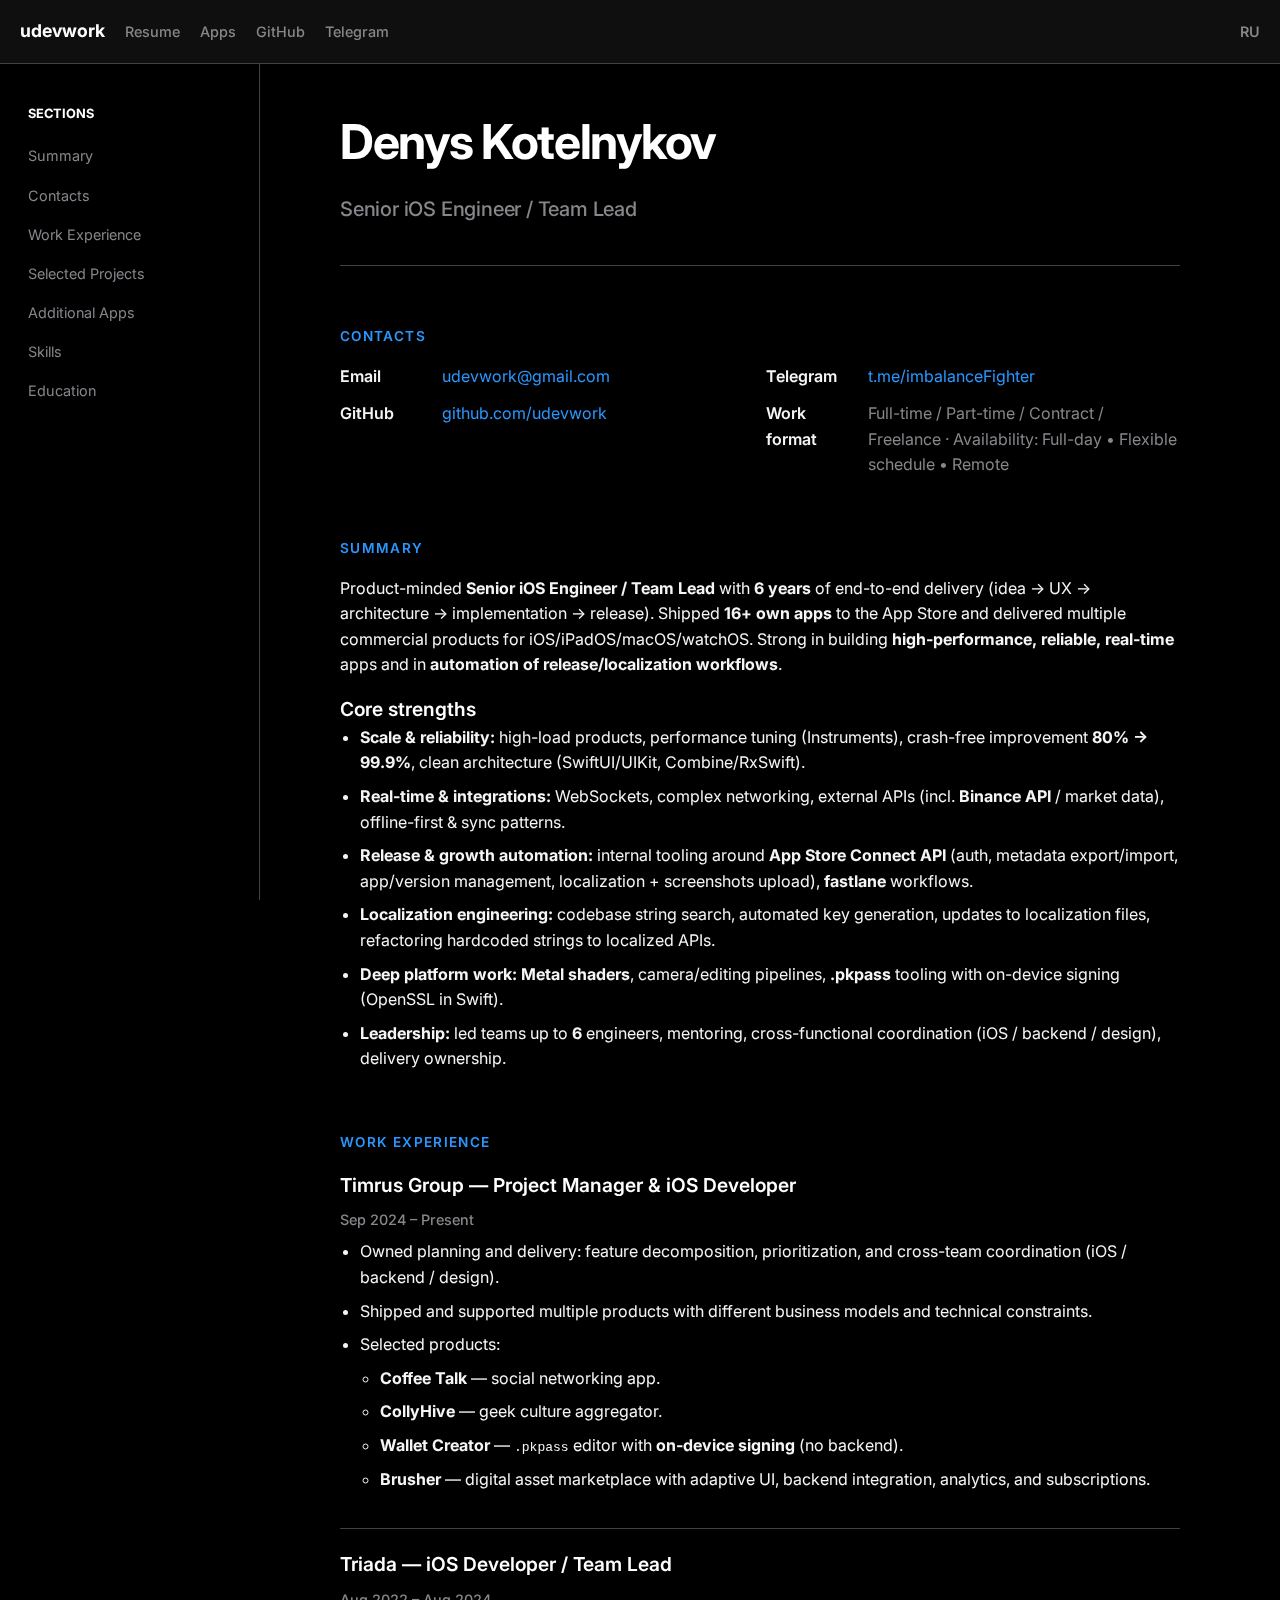
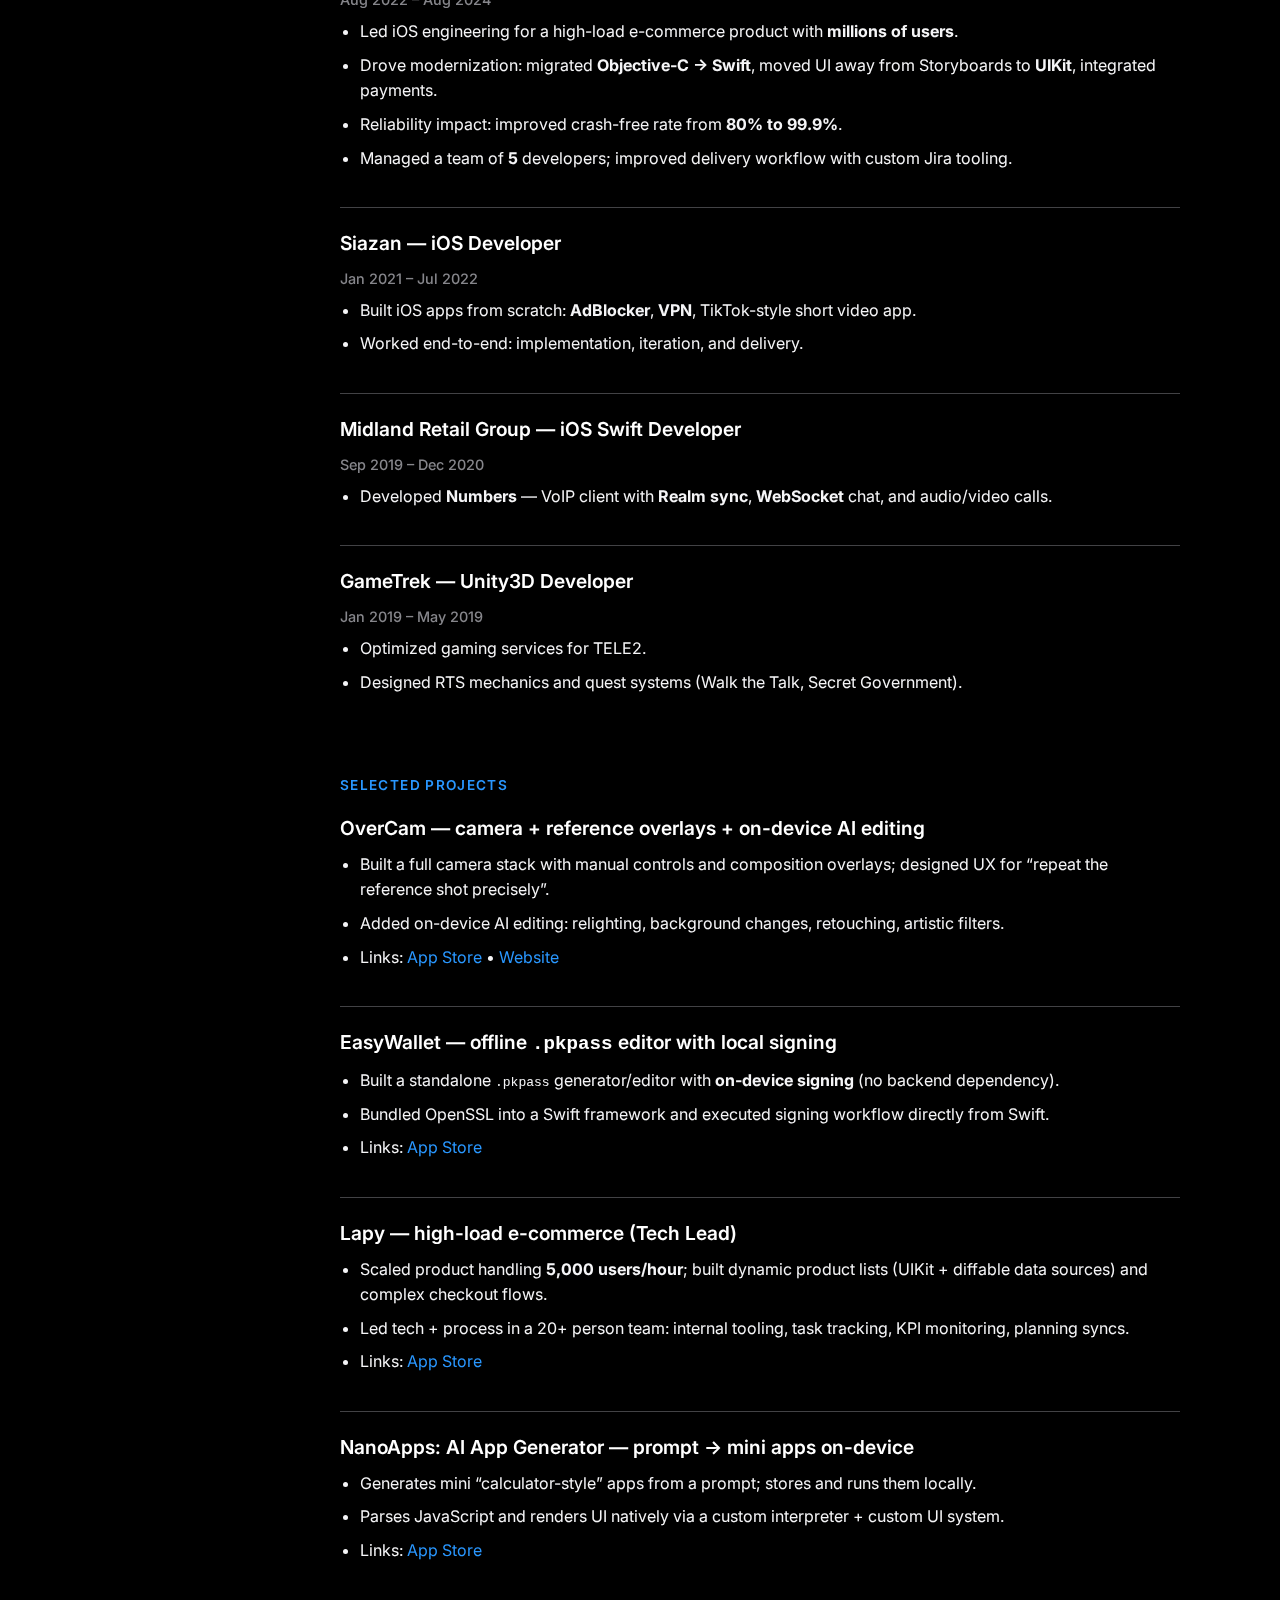
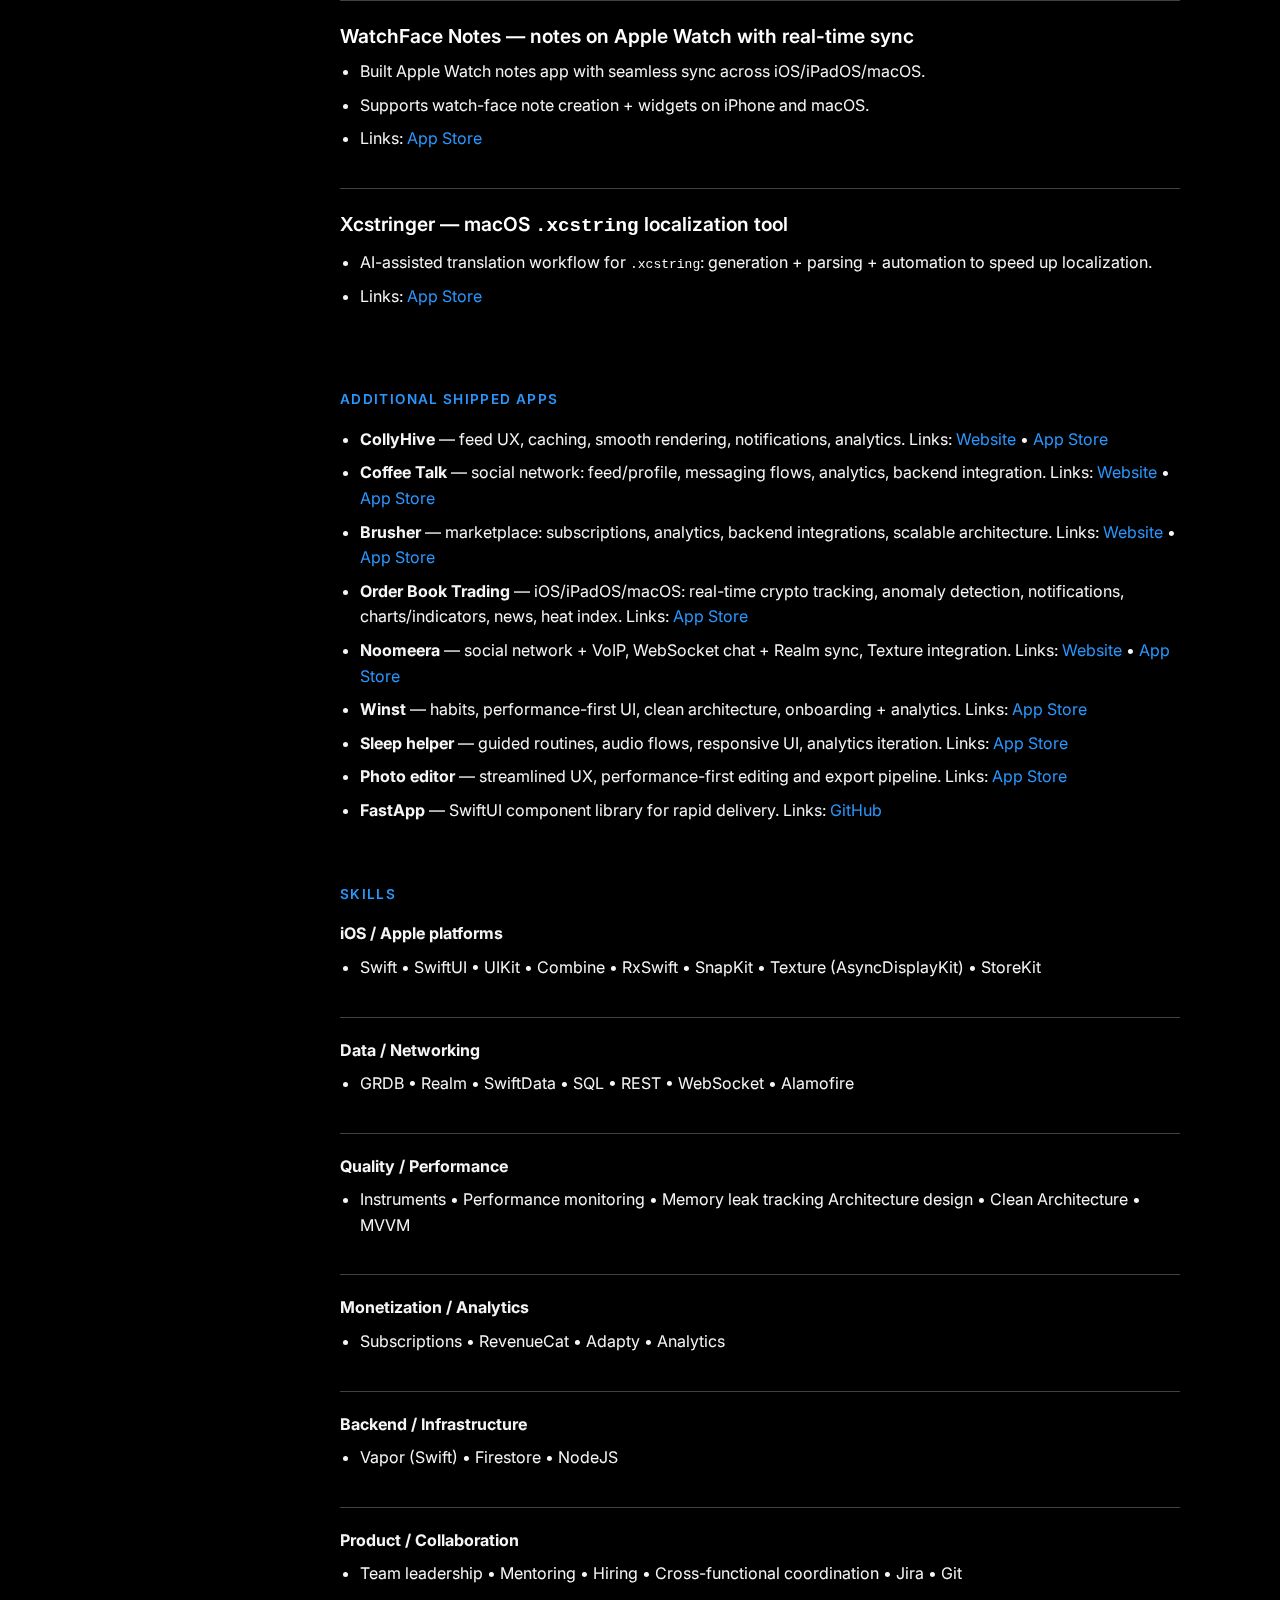
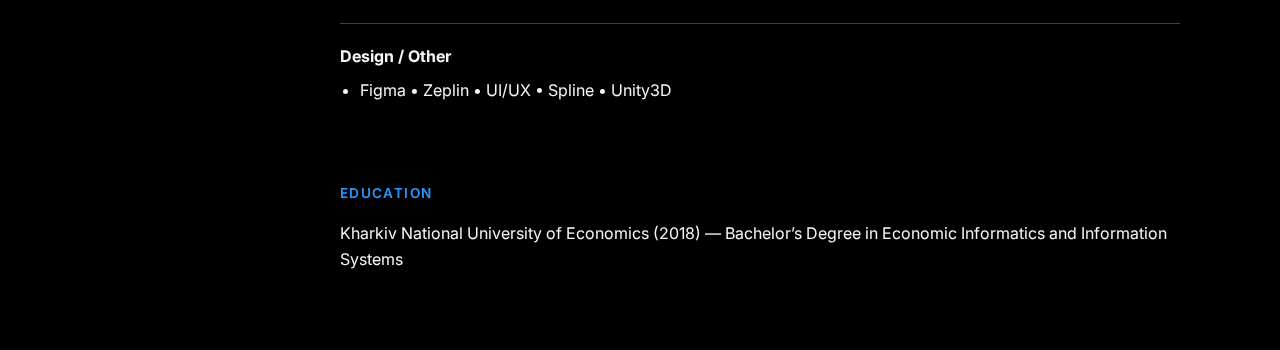
<file: index.html>
<!DOCTYPE html>
<html lang="en">
<head>
  <meta charset="UTF-8">
  <meta name="viewport" content="width=device-width, initial-scale=1.0">
  <title>Denys Kotelnykov — CV</title>
  <link rel="preconnect" href="https://fonts.googleapis.com">
  <link rel="preconnect" href="https://fonts.gstatic.com" crossorigin>
  <link href="https://fonts.googleapis.com/css2?family=Inter:wght@400;500;600;700&display=swap" rel="stylesheet">
  <link rel="stylesheet" href="style.css">
</head>
<body>
  <header class="layout-header">
    <a href="index.html" class="logo">udevwork</a>
    <nav class="header-links">
      <a href="index.html" class="header-link">Resume</a>
      <a href="apps.html" class="header-link">Apps</a>
      <a href="https://github.com/udevwork/" class="header-link">GitHub</a>
      <a href="https://t.me/imbalanceFighter" class="header-link">Telegram</a>
    </nav>
    <div class="header-right">
      <nav class="language-switch">
        <a href="ru.html">RU</a>
      </nav>
    </div>
  </header>

  <div class="layout-container">
    <aside class="layout-sidebar">
      <nav class="sidebar-nav">
        <div class="sidebar-title">Sections</div>
        <a href="#summary" class="sidebar-link">Summary</a>
        <a href="#contacts" class="sidebar-link">Contacts</a>
        <a href="#experience" class="sidebar-link">Work Experience</a>
        <a href="#projects" class="sidebar-link">Selected Projects</a>
        <a href="#more-apps" class="sidebar-link">Additional Apps</a>
        <a href="#skills" class="sidebar-link">Skills</a>
        <a href="#education" class="sidebar-link">Education</a>
      </nav>
    </aside>

    <main class="layout-main">
      <header class="content-header" id="summary">
        <h1>Denys Kotelnykov</h1>
        <span class="role">Senior iOS Engineer / Team Lead</span>
      </header>

      <section id="contacts">
        <h2>Contacts</h2>
      <ul class="contact-list">
        <li class="contact-item"><span class="contact-label">Email</span><a href="mailto:udevwork@gmail.com">udevwork@gmail.com</a></li>
        <li class="contact-item"><span class="contact-label">Telegram</span><a href="https://t.me/imbalanceFighter">t.me/imbalanceFighter</a></li>
        <li class="contact-item"><span class="contact-label">GitHub</span><a href="https://github.com/udevwork/">github.com/udevwork</a></li>
        <li class="contact-item"><span class="contact-label">Work format</span><span>Full-time / Part-time / Contract / Freelance · Availability: Full-day • Flexible schedule • Remote</span></li>
      </ul>
    </section>

    <section>
      <h2>Summary</h2>
      <p>Product-minded <strong>Senior iOS Engineer / Team Lead</strong> with <strong>6 years</strong> of end-to-end delivery (idea → UX → architecture → implementation → release). Shipped <strong>16+ own apps</strong> to the App Store and delivered multiple commercial products for iOS/iPadOS/macOS/watchOS. Strong in building <strong>high-performance, reliable, real-time</strong> apps and in <strong>automation of release/localization workflows</strong>.</p>
      <div>
        <h3>Core strengths</h3>
        <ul class="tight">
          <li><strong>Scale & reliability:</strong> high-load products, performance tuning (Instruments), crash-free improvement <strong>80% → 99.9%</strong>, clean architecture (SwiftUI/UIKit, Combine/RxSwift).</li>
          <li><strong>Real-time & integrations:</strong> WebSockets, complex networking, external APIs (incl. <strong>Binance API</strong> / market data), offline-first & sync patterns.</li>
          <li><strong>Release & growth automation:</strong> internal tooling around <strong>App Store Connect API</strong> (auth, metadata export/import, app/version management, localization + screenshots upload), <strong>fastlane</strong> workflows.</li>
          <li><strong>Localization engineering:</strong> codebase string search, automated key generation, updates to localization files, refactoring hardcoded strings to localized APIs.</li>
          <li><strong>Deep platform work:</strong> <strong>Metal shaders</strong>, camera/editing pipelines, <strong>.pkpass</strong> tooling with on-device signing (OpenSSL in Swift).</li>
          <li><strong>Leadership:</strong> led teams up to <strong>6</strong> engineers, mentoring, cross-functional coordination (iOS / backend / design), delivery ownership.</li>
        </ul>
      </div>
    </section>

    <section id="experience">
      <h2>Work Experience</h2>
      <div class="entry">
        <h3>Timrus Group — Project Manager & iOS Developer</h3>
        <div class="meta">Sep 2024 – Present</div>
        <ul>
          <li>Owned planning and delivery: feature decomposition, prioritization, and cross-team coordination (iOS / backend / design).</li>
          <li>Shipped and supported multiple products with different business models and technical constraints.</li>
          <li>Selected products:</li>
          <ul class="tight">
            <li><strong>Coffee Talk</strong> — social networking app.</li>
            <li><strong>CollyHive</strong> — geek culture aggregator.</li>
            <li><strong>Wallet Creator</strong> — <code>.pkpass</code> editor with <strong>on-device signing</strong> (no backend).</li>
            <li><strong>Brusher</strong> — digital asset marketplace with adaptive UI, backend integration, analytics, and subscriptions.</li>
          </ul>
        </ul>
      </div>

      <div class="entry">
        <h3>Triada — iOS Developer / Team Lead</h3>
        <div class="meta">Aug 2022 – Aug 2024</div>
        <ul>
          <li>Led iOS engineering for a high-load e-commerce product with <strong>millions of users</strong>.</li>
          <li>Drove modernization: migrated <strong>Objective-C → Swift</strong>, moved UI away from Storyboards to <strong>UIKit</strong>, integrated payments.</li>
          <li>Reliability impact: improved crash-free rate from <strong>80% to 99.9%</strong>.</li>
          <li>Managed a team of <strong>5</strong> developers; improved delivery workflow with custom Jira tooling.</li>
        </ul>
      </div>

      <div class="entry">
        <h3>Siazan — iOS Developer</h3>
        <div class="meta">Jan 2021 – Jul 2022</div>
        <ul>
          <li>Built iOS apps from scratch: <strong>AdBlocker</strong>, <strong>VPN</strong>, TikTok-style short video app.</li>
          <li>Worked end-to-end: implementation, iteration, and delivery.</li>
        </ul>
      </div>

      <div class="entry">
        <h3>Midland Retail Group — iOS Swift Developer</h3>
        <div class="meta">Sep 2019 – Dec 2020</div>
        <ul>
          <li>Developed <strong>Numbers</strong> — VoIP client with <strong>Realm sync</strong>, <strong>WebSocket</strong> chat, and audio/video calls.</li>
        </ul>
      </div>

      <div class="entry">
        <h3>GameTrek — Unity3D Developer</h3>
        <div class="meta">Jan 2019 – May 2019</div>
        <ul>
          <li>Optimized gaming services for TELE2.</li>
          <li>Designed RTS mechanics and quest systems (Walk the Talk, Secret Government).</li>
        </ul>
      </div>
    </section>

    <section id="projects">
      <h2>Selected Projects</h2>
      <div class="entry">
        <h3>OverCam — camera + reference overlays + on-device AI editing</h3>
        <ul>
          <li>Built a full camera stack with manual controls and composition overlays; designed UX for “repeat the reference shot precisely”.</li>
          <li>Added on-device AI editing: relighting, background changes, retouching, artistic filters.</li>
          <li>Links: <a href="https://apps.apple.com/app/id6514316633">App Store</a> • <a href="/overcam">Website</a></li>
        </ul>
      </div>

      <div class="entry">
        <h3>EasyWallet — offline <code>.pkpass</code> editor with local signing</h3>
        <ul>
          <li>Built a standalone <code>.pkpass</code> generator/editor with <strong>on-device signing</strong> (no backend dependency).</li>
          <li>Bundled OpenSSL into a Swift framework and executed signing workflow directly from Swift.</li>
          <li>Links: <a href="https://apps.apple.com/app/id6740567185">App Store</a></li>
        </ul>
      </div>

      <div class="entry">
        <h3>Lapy — high-load e-commerce (Tech Lead)</h3>
        <ul>
          <li>Scaled product handling <strong>5,000 users/hour</strong>; built dynamic product lists (UIKit + diffable data sources) and complex checkout flows.</li>
          <li>Led tech + process in a 20+ person team: internal tooling, task tracking, KPI monitoring, planning syncs.</li>
          <li>Links: <a href="https://apps.apple.com/us/app/id1222315361">App Store</a></li>
        </ul>
      </div>

      <div class="entry">
        <h3>NanoApps: AI App Generator — prompt → mini apps on-device</h3>
        <ul>
          <li>Generates mini “calculator-style” apps from a prompt; stores and runs them locally.</li>
          <li>Parses JavaScript and renders UI natively via a custom interpreter + custom UI system.</li>
          <li>Links: <a href="https://apps.apple.com/us/app/nanoapps-ai-app-generator/id6749795966">App Store</a></li>
        </ul>
      </div>

      <div class="entry">
        <h3>WatchFace Notes — notes on Apple Watch with real-time sync</h3>
        <ul>
          <li>Built Apple Watch notes app with seamless sync across iOS/iPadOS/macOS.</li>
          <li>Supports watch-face note creation + widgets on iPhone and macOS.</li>
          <li>Links: <a href="https://apps.apple.com/app/id6621271754">App Store</a></li>
        </ul>
      </div>

      <div class="entry">
        <h3>Xcstringer — macOS <code>.xcstring</code> localization tool</h3>
        <ul>
          <li>AI-assisted translation workflow for <code>.xcstring</code>: generation + parsing + automation to speed up localization.</li>
          <li>Links: <a href="https://apps.apple.com/us/app/xcstringer/id6749861498">App Store</a></li>
        </ul>
      </div>
    </section>

    <section id="more-apps">
      <h2>Additional shipped apps</h2>
      <ul class="tight">
        <li><strong>CollyHive</strong> — feed UX, caching, smooth rendering, notifications, analytics. Links: <a href="https://collyhive.com/">Website</a> • <a href="https://apps.apple.com/app/id6747309879">App Store</a></li>
        <li><strong>Coffee Talk</strong> — social network: feed/profile, messaging flows, analytics, backend integration. Links: <a href="https://thecoffeetalk.app/">Website</a> • <a href="https://apps.apple.com/app/id6743162954">App Store</a></li>
        <li><strong>Brusher</strong> — marketplace: subscriptions, analytics, backend integrations, scalable architecture. Links: <a href="https://brusher.pro/">Website</a> • <a href="https://apps.apple.com/app/id6737310103">App Store</a></li>
        <li><strong>Order Book Trading</strong> — iOS/iPadOS/macOS: real-time crypto tracking, anomaly detection, notifications, charts/indicators, news, heat index. Links: <a href="https://apps.apple.com/app/order-book-trading/id1590351885">App Store</a></li>
        <li><strong>Noomeera</strong> — social network + VoIP, WebSocket chat + Realm sync, Texture integration. Links: <a href="http://automa8n.net/en/">Website</a> • <a href="https://apps.apple.com/ru/app/id583704287">App Store</a></li>
        <li><strong>Winst</strong> — habits, performance-first UI, clean architecture, onboarding + analytics. Links: <a href="https://apps.apple.com/app/id6446229606">App Store</a></li>
        <li><strong>Sleep helper</strong> — guided routines, audio flows, responsive UI, analytics iteration. Links: <a href="https://apps.apple.com/app/id6736951056">App Store</a></li>
        <li><strong>Photo editor</strong> — streamlined UX, performance-first editing and export pipeline. Links: <a href="https://apps.apple.com/app/id6745002423">App Store</a></li>
        <li><strong>FastApp</strong> — SwiftUI component library for rapid delivery. Links: <a href="https://github.com/udevwork/FastApp">GitHub</a></li>
      </ul>
    </section>

    <section id="skills">
      <h2>Skills</h2>
      <div class="entry">
        <strong>iOS / Apple platforms</strong>
        <ul class="tight">
          <li>Swift • SwiftUI • UIKit • Combine • RxSwift • SnapKit • Texture (AsyncDisplayKit) • StoreKit</li>
        </ul>
      </div>
      <div class="entry">
        <strong>Data / Networking</strong>
        <ul class="tight">
          <li>GRDB • Realm • SwiftData • SQL • REST • WebSocket • Alamofire</li>
        </ul>
      </div>
      <div class="entry">
        <strong>Quality / Performance</strong>
        <ul class="tight">
          <li>Instruments • Performance monitoring • Memory leak tracking  Architecture design • Clean Architecture • MVVM</li>
        </ul>
      </div>
      <div class="entry">
        <strong>Monetization / Analytics</strong>
        <ul class="tight">
          <li>Subscriptions • RevenueCat • Adapty • Analytics</li>
        </ul>
      </div>
      <div class="entry">
        <strong>Backend / Infrastructure</strong>
        <ul class="tight">
          <li>Vapor (Swift) • Firestore • NodeJS</li>
        </ul>
      </div>
      <div class="entry">
        <strong>Product / Collaboration</strong>
        <ul class="tight">
          <li>Team leadership • Mentoring • Hiring • Cross-functional coordination • Jira • Git</li>
        </ul>
      </div>
      <div class="entry">
        <strong>Design / Other</strong>
        <ul class="tight">
          <li>Figma • Zeplin • UI/UX • Spline • Unity3D</li>
        </ul>
      </div>
    </section>

    <section id="education">
      <h2>Education</h2>
      <p>Kharkiv National University of Economics (2018) — Bachelor’s Degree in Economic Informatics and Information Systems</p>
    </section>
    </main>
  </div>
</body>
</html>
</file>
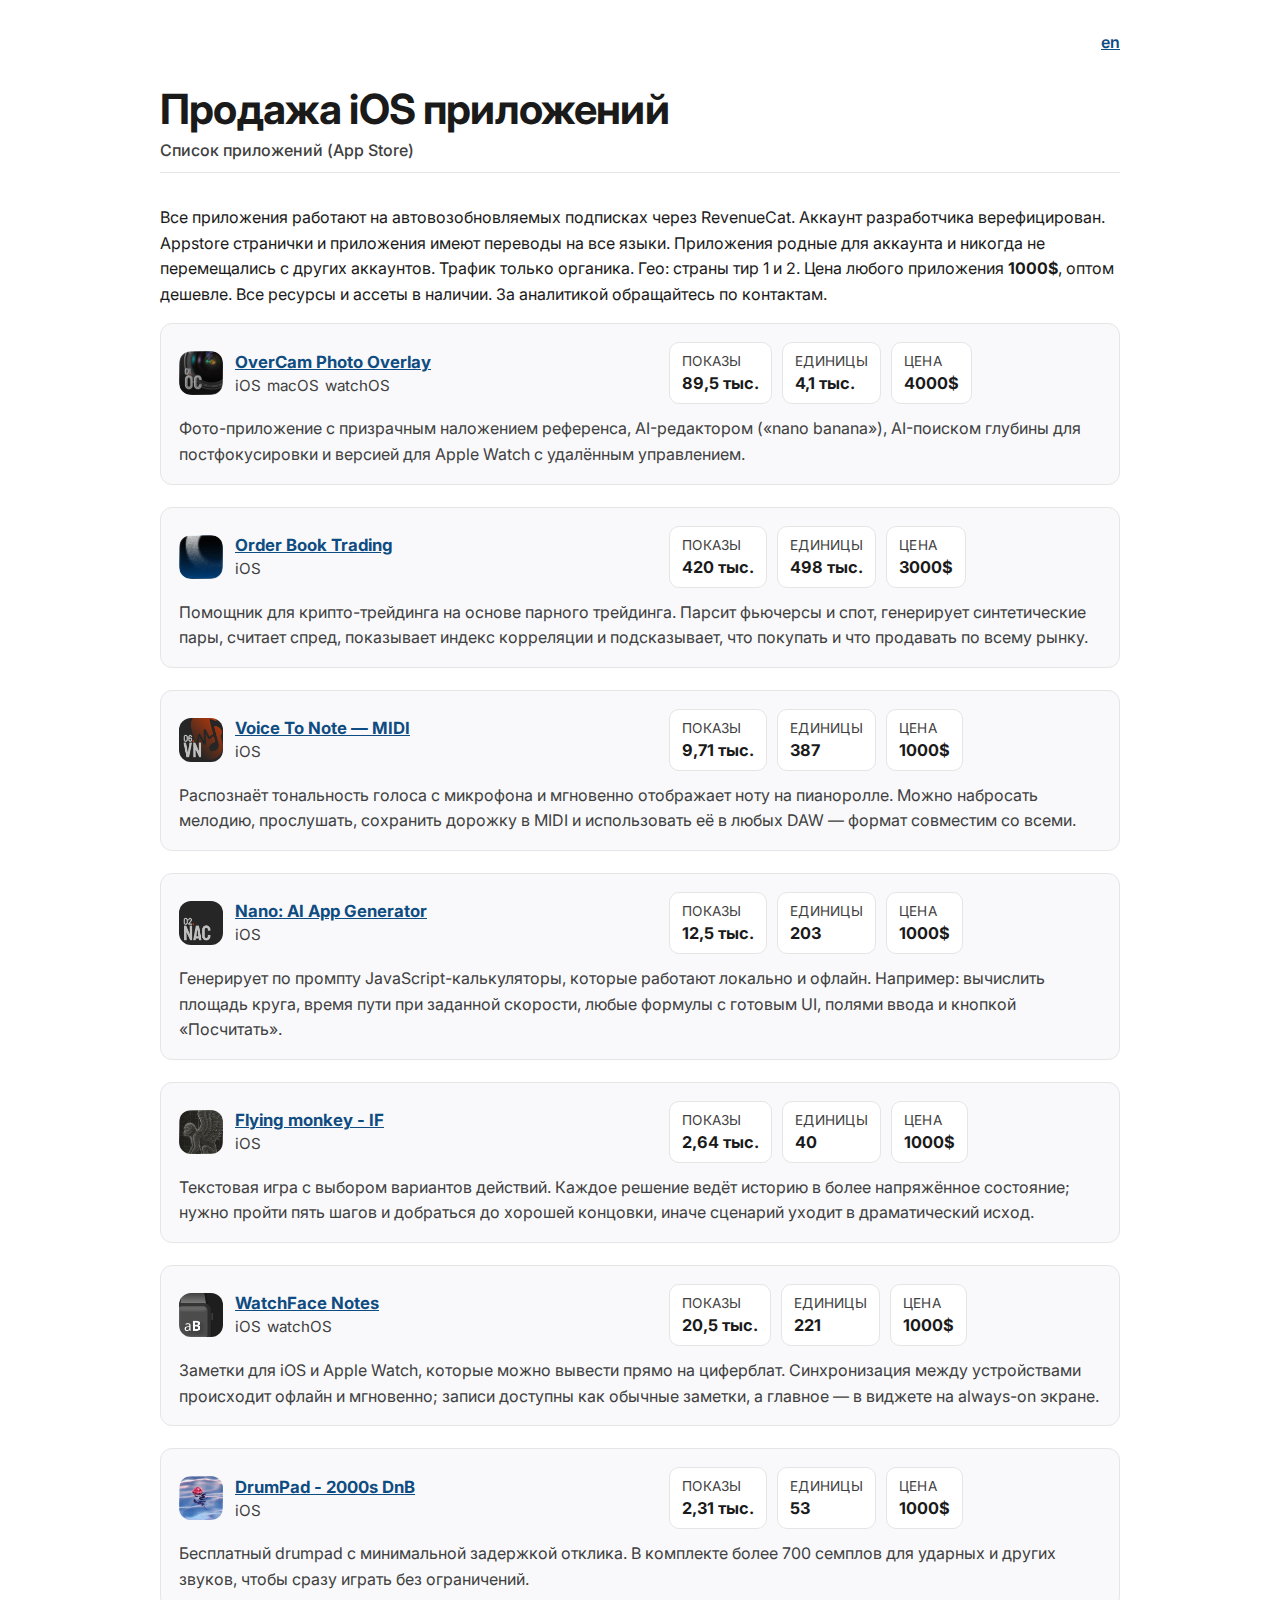
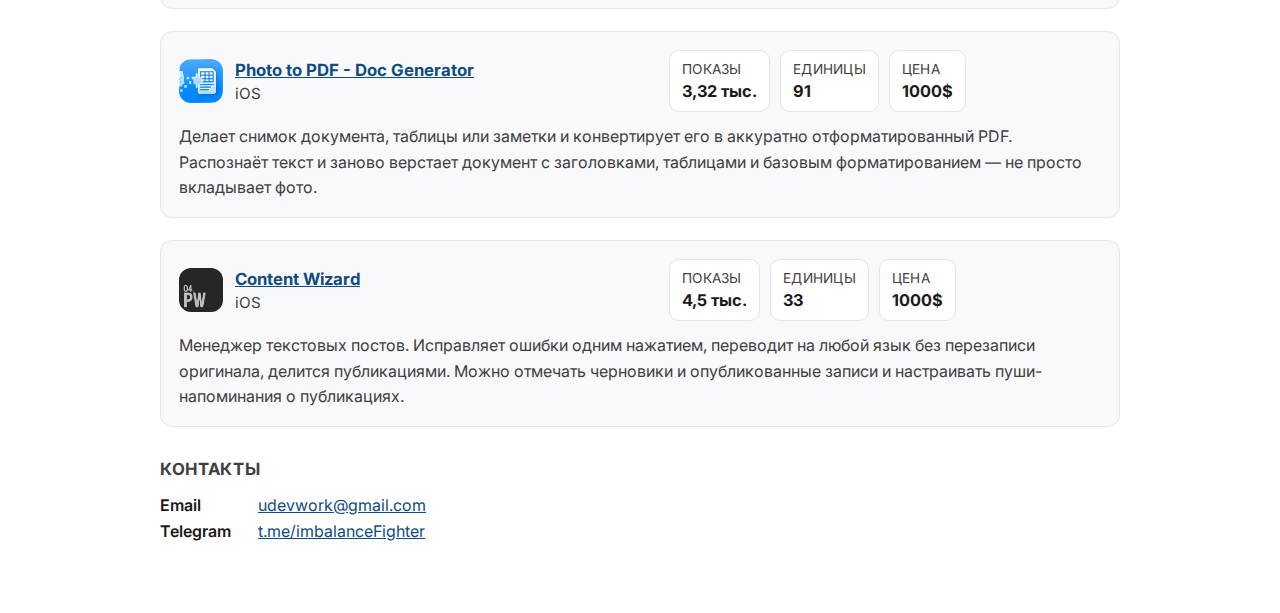
<file: apps-ru.html>
<!DOCTYPE html>
<html lang="ru">
<head>
  <meta charset="UTF-8">
  <meta name="viewport" content="width=device-width, initial-scale=1.0">
  <title>Продажа iOS приложений</title>
  <link rel="preconnect" href="https://fonts.googleapis.com">
  <link rel="preconnect" href="https://fonts.gstatic.com" crossorigin>
  <link href="https://fonts.googleapis.com/css2?family=Inter:wght@400;500;600;700&display=swap" rel="stylesheet">
  <style>
    :root {
      color-scheme: light;
      --bg: #ffffff;
      --text: #1a1a1a;
      --muted: #404040;
      --accent: #0f4c81;
      --border: #e5e5e5;
      --card: #f9f9fb;
    }

    * { box-sizing: border-box; }

    body {
      margin: 0;
      font-family: 'Inter', system-ui, -apple-system, BlinkMacSystemFont, 'Segoe UI', sans-serif;
      background: var(--bg);
      color: var(--text);
      min-height: 100vh;
      padding: 32px 18px 72px;
    }

    main {
      width: min(960px, 100%);
      margin: 0 auto;
      display: flex;
      flex-direction: column;
      gap: 32px;
    }

    .language-switch {
      display: flex;
      justify-content: flex-end;
      gap: 12px;
      font-weight: 600;
      flex-wrap: wrap;
      align-items: center;
    }

    header {
      display: flex;
      flex-direction: column;
      gap: 6px;
      padding-bottom: 12px;
      border-bottom: 1px solid var(--border);
    }

    h1 {
      margin: 0;
      font-size: clamp(2rem, 4vw, 2.6rem);
      letter-spacing: -0.02em;
    }

    .subtitle { color: var(--muted); font-weight: 500; }

    section { display: flex; flex-direction: column; gap: 16px; }

    h2 {
      margin: 0;
      font-size: 1.05rem;
      letter-spacing: 0.04em;
      text-transform: uppercase;
      color: var(--muted);
    }

    p { line-height: 1.6; margin: 0; }

    a { color: var(--accent); text-decoration: underline; }

    .apps {
      display: flex;
      flex-direction: column;
      gap: 22px;
    }

    .app-card {
      background: var(--card);
      border: 1px solid var(--border);
      border-radius: 12px;
      padding: 18px 18px 16px;
      display: flex;
      flex-direction: column;
      gap: 12px;
    }

    .app-top {
      display: flex;
      align-items: center;
      gap: 18px;
      justify-content: space-between;
      flex-wrap: wrap;
    }

    .app-header {
      display: flex;
      align-items: center;
      gap: 12px;
      min-width: 240px;
      flex: 1 1 260px;
    }

    .app-icon {
      width: 44px;
      height: 44px;
      border-radius: 12px;
      object-fit: cover;
      flex-shrink: 0;
    }

    .app-meta {
      display: flex;
      flex-direction: column;
      gap: 4px;
    }

    .platforms {
      display: flex;
      flex-wrap: wrap;
      gap: 6px;
    }

    .app-title { font-size: 1.05rem; font-weight: 700; margin: 0; }
    .platform { color: var(--muted); font-size: 0.95rem; }

    .stats {
      display: flex;
      gap: 10px;
      flex-wrap: wrap;
      justify-content: flex-start;
      align-items: stretch;
      flex: 1 1 220px;
      min-width: 220px;
    }

    .stat {
      display: flex;
      flex-direction: column;
      gap: 4px;
      padding: 10px 12px;
      background: #fff;
      border: 1px solid var(--border);
      border-radius: 10px;
    }

    .stat-label { font-size: 0.85rem; color: var(--muted); letter-spacing: 0.02em; text-transform: uppercase; }
    .stat-value { font-weight: 700; font-size: 1.02rem; }

    .description { line-height: 1.6; color: var(--muted); }

    .contact-list {
      list-style: none;
      padding: 0;
      margin: 0;
      display: flex;
      flex-direction: column;
      gap: 6px;
    }

    .contact-item {
      display: flex;
      flex-wrap: wrap;
      gap: 8px;
      color: var(--muted);
    }

    .contact-label {
      min-width: 90px;
      font-weight: 600;
      color: var(--text);
    }

    @media (max-width: 640px) {
      body { padding: 24px 14px 52px; }
      .app-card { padding: 16px 14px; }
    }
  </style>
</head>
<body>
  <main>
    <nav class="language-switch">
      <a href="apps.html">en</a>
    </nav>

    <header>
      <h1>Продажа iOS приложений</h1>
      <div class="subtitle">Список приложений (App Store)</div>
    </header>

    <section>
      <p>Все приложения работают на автовозобновляемых подписках через RevenueCat. Аккаунт разработчика верефицирован. Appstore странички и приложения имеют переводы на все языки.  Приложения родные для аккаунта и никогда не перемещались с других аккаунтов. Трафик только органика. Гео: страны тир 1 и 2. Цена любого приложения <strong>1000$</strong>, оптом дешевле. Все ресурсы и ассеты в наличии. За аналитикой обращайтесь по контактам.</p>
      <div class="apps">
        <article class="app-card">
          <div class="app-top">
            <div class="app-header">
              <img class="app-icon" src="icons/OverCam.png" alt="OverCam Photo Overlay icon">
              <div class="app-meta">
                <a class="app-title" href="https://apps.apple.com/app/id6514316633">OverCam Photo Overlay</a>
                <div class="platforms">
                  <span class="platform">iOS</span>
                  <span class="platform">macOS</span>
                  <span class="platform">watchOS</span>
                </div>
              </div>
            </div>
            <div class="stats">
              <div class="stat">
                <span class="stat-label">Показы</span>
                <span class="stat-value">89,5 тыс.</span>
              </div>
              <div class="stat">
                <span class="stat-label">Единицы</span>
                <span class="stat-value">4,1 тыс.</span>
              </div>
              <div class="stat">
                <span class="stat-label">Цена</span>
                <span class="stat-value">4000$</span>
              </div>
            </div>
          </div>
          <p class="description">
            Фото-приложение с призрачным наложением референса, AI-редактором («nano banana»), AI-поиском глубины для постфокусировки и
            версией для Apple Watch с удалённым управлением.
          </p>
        </article>

        <article class="app-card">
          <div class="app-top">
            <div class="app-header">
              <img class="app-icon" src="icons/Order Book Trading.png" alt="Order Book Trading icon">
              <div class="app-meta">
                <a class="app-title" href="https://apps.apple.com/app/id1590351885">Order Book Trading</a>
                <div class="platforms">
                  <span class="platform">iOS</span>
                </div>
              </div>
            </div>
            <div class="stats">
              <div class="stat">
                <span class="stat-label">Показы</span>
                <span class="stat-value">420 тыс.</span>
              </div>
              <div class="stat">
                <span class="stat-label">Единицы</span>
                <span class="stat-value">498 тыс.</span>
              </div>
              <div class="stat">
                <span class="stat-label">Цена</span>
                <span class="stat-value">3000$</span>
              </div>
            </div>
          </div>
          <p class="description">
            Помощник для крипто-трейдинга на основе парного трейдинга. Парсит фьючерсы и спот, генерирует синтетические пары, считает
            спред, показывает индекс корреляции и подсказывает, что покупать и что продавать по всему рынку.
          </p>
        </article>

        <article class="app-card">
          <div class="app-top">
            <div class="app-header">
              <img class="app-icon" src="icons/Voice To Note – MIDI.png" alt="Voice To Note — MIDI icon">
              <div class="app-meta">
                <a class="app-title" href="https://apps.apple.com/us/app/voice-to-note-midi/id6752893444">Voice To Note — MIDI</a>
                <div class="platforms">
                  <span class="platform">iOS</span>
                </div>
              </div>
            </div>
            <div class="stats">
              <div class="stat">
                <span class="stat-label">Показы</span>
                <span class="stat-value">9,71 тыс.</span>
              </div>
              <div class="stat">
                <span class="stat-label">Единицы</span>
                <span class="stat-value">387</span>
              </div>
              <div class="stat">
                <span class="stat-label">Цена</span>
                <span class="stat-value">1000$</span>
              </div>
            </div>
          </div>
          <p class="description">
            Распознаёт тональность голоса с микрофона и мгновенно отображает ноту на пианоролле. Можно набросать мелодию, прослушать,
            сохранить дорожку в MIDI и использовать её в любых DAW — формат совместим со всеми.
          </p>
        </article>

        <article class="app-card">
          <div class="app-top">
            <div class="app-header">
              <img class="app-icon" src="icons/Nano AI App Generator.png" alt="Nano: AI App Generator icon">
              <div class="app-meta">
                <a class="app-title" href="https://apps.apple.com/us/app/nano-ai-app-generator/id6749795966">Nano: AI App Generator</a>
                <div class="platforms">
                  <span class="platform">iOS</span>
                </div>
              </div>
            </div>
            <div class="stats">
              <div class="stat">
                <span class="stat-label">Показы</span>
                <span class="stat-value">12,5 тыс.</span>
              </div>
              <div class="stat">
                <span class="stat-label">Единицы</span>
                <span class="stat-value">203</span>
              </div>
              <div class="stat">
                <span class="stat-label">Цена</span>
                <span class="stat-value">1000$</span>
              </div>
            </div>
          </div>
          <p class="description">
            Генерирует по промпту JavaScript-калькуляторы, которые работают локально и офлайн. Например: вычислить площадь круга,
            время пути при заданной скорости, любые формулы с готовым UI, полями ввода и кнопкой «Посчитать».
          </p>
        </article>

        <article class="app-card">
          <div class="app-top">
            <div class="app-header">
              <img class="app-icon" src="icons/Flying monkey - IF.png" alt="Flying monkey - IF icon">
              <div class="app-meta">
                <a class="app-title" href="https://apps.apple.com/us/app/flying-monkey-if/id6755310540">Flying monkey - IF</a>
                <div class="platforms">
                  <span class="platform">iOS</span>
                </div>
              </div>
            </div>
            <div class="stats">
              <div class="stat">
                <span class="stat-label">Показы</span>
                <span class="stat-value">2,64 тыс.</span>
              </div>
              <div class="stat">
                <span class="stat-label">Единицы</span>
                <span class="stat-value">40</span>
              </div>
              <div class="stat">
                <span class="stat-label">Цена</span>
                <span class="stat-value">1000$</span>
              </div>
            </div>
          </div>
          <p class="description">
            Текстовая игра с выбором вариантов действий. Каждое решение ведёт историю в более напряжённое состояние; нужно пройти
            пять шагов и добраться до хорошей концовки, иначе сценарий уходит в драматический исход.
          </p>
        </article>

        <article class="app-card">
          <div class="app-top">
            <div class="app-header">
              <img class="app-icon" src="icons/WatchFace Notes.png" alt="WatchFace Notes icon">
              <div class="app-meta">
                <a class="app-title" href="https://apps.apple.com/us/app/watchface-notes/id6621271754">WatchFace Notes</a>
                <div class="platforms">
                  <span class="platform">iOS</span>
                  <span class="platform">watchOS</span>
                </div>
              </div>
            </div>
            <div class="stats">
              <div class="stat">
                <span class="stat-label">Показы</span>
                <span class="stat-value">20,5 тыс.</span>
              </div>
              <div class="stat">
                <span class="stat-label">Единицы</span>
                <span class="stat-value">221</span>
              </div>
              <div class="stat">
                <span class="stat-label">Цена</span>
                <span class="stat-value">1000$</span>
              </div>
            </div>
          </div>
          <p class="description">
            Заметки для iOS и Apple Watch, которые можно вывести прямо на циферблат. Синхронизация между устройствами происходит
            офлайн и мгновенно; записи доступны как обычные заметки, а главное — в виджете на always-on экране.
          </p>
        </article>

        <article class="app-card">
          <div class="app-top">
            <div class="app-header">
              <img class="app-icon" src="icons/DrumPad - 2000s DnB.png" alt="DrumPad - 2000s DnB icon">
              <div class="app-meta">
                <a class="app-title" href="https://apps.apple.com/us/app/drumpad-2000s-dnb/id6755050543">DrumPad - 2000s DnB</a>
                <div class="platforms">
                  <span class="platform">iOS</span>
                </div>
              </div>
            </div>
            <div class="stats">
              <div class="stat">
                <span class="stat-label">Показы</span>
                <span class="stat-value">2,31 тыс.</span>
              </div>
              <div class="stat">
                <span class="stat-label">Единицы</span>
                <span class="stat-value">53</span>
              </div>
              <div class="stat">
                <span class="stat-label">Цена</span>
                <span class="stat-value">1000$</span>
              </div>
            </div>
          </div>
          <p class="description">
            Бесплатный drumpad с минимальной задержкой отклика. В комплекте более 700 семплов для ударных и других звуков, чтобы
            сразу играть без ограничений.
          </p>
        </article>

        <article class="app-card">
          <div class="app-top">
            <div class="app-header">
              <img class="app-icon" src="icons/Photo to PDF - Doc Generator.png" alt="Photo to PDF - Doc Generator icon">
              <div class="app-meta">
                <a class="app-title" href="https://apps.apple.com/us/app/photo-to-pdf-doc-generator/id6754212816">Photo to PDF - Doc Generator</a>
                <div class="platforms">
                  <span class="platform">iOS</span>
                </div>
              </div>
            </div>
            <div class="stats">
              <div class="stat">
                <span class="stat-label">Показы</span>
                <span class="stat-value">3,32 тыс.</span>
              </div>
              <div class="stat">
                <span class="stat-label">Единицы</span>
                <span class="stat-value">91</span>
              </div>
              <div class="stat">
                <span class="stat-label">Цена</span>
                <span class="stat-value">1000$</span>
              </div>
            </div>
          </div>
          <p class="description">
            Делает снимок документа, таблицы или заметки и конвертирует его в аккуратно отформатированный PDF. Распознаёт текст и
            заново верстает документ с заголовками, таблицами и базовым форматированием — не просто вкладывает фото.
          </p>
        </article>

        <article class="app-card">
          <div class="app-top">
            <div class="app-header">
              <img class="app-icon" src="icons/Content Wizard.png" alt="Content Wizard icon">
              <div class="app-meta">
                <a class="app-title" href="https://apps.apple.com/us/app/content-wizard/id6751346843">Content Wizard</a>
                <div class="platforms">
                  <span class="platform">iOS</span>
                </div>
              </div>
            </div>
            <div class="stats">
              <div class="stat">
                <span class="stat-label">Показы</span>
                <span class="stat-value">4,5 тыс.</span>
              </div>
              <div class="stat">
                <span class="stat-label">Единицы</span>
                <span class="stat-value">33</span>
              </div>
              <div class="stat">
                <span class="stat-label">Цена</span>
                <span class="stat-value">1000$</span>
              </div>
            </div>
          </div>
          <p class="description">
            Менеджер текстовых постов. Исправляет ошибки одним нажатием, переводит на любой язык без перезаписи оригинала, делится
            публикациями. Можно отмечать черновики и опубликованные записи и настраивать пуши-напоминания о публикациях.
          </p>
        </article>
      </div>
    </section>

    <section>
      <h2>Контакты</h2>
      <ul class="contact-list">
        <li class="contact-item"><span class="contact-label">Email</span><a href="mailto:udevwork@gmail.com">udevwork@gmail.com</a></li>
        <li class="contact-item"><span class="contact-label">Telegram</span><a href="https://t.me/imbalanceFighter">t.me/imbalanceFighter</a></li>
      </ul>
    </section>
  </main>
</body>
</html>
</file>
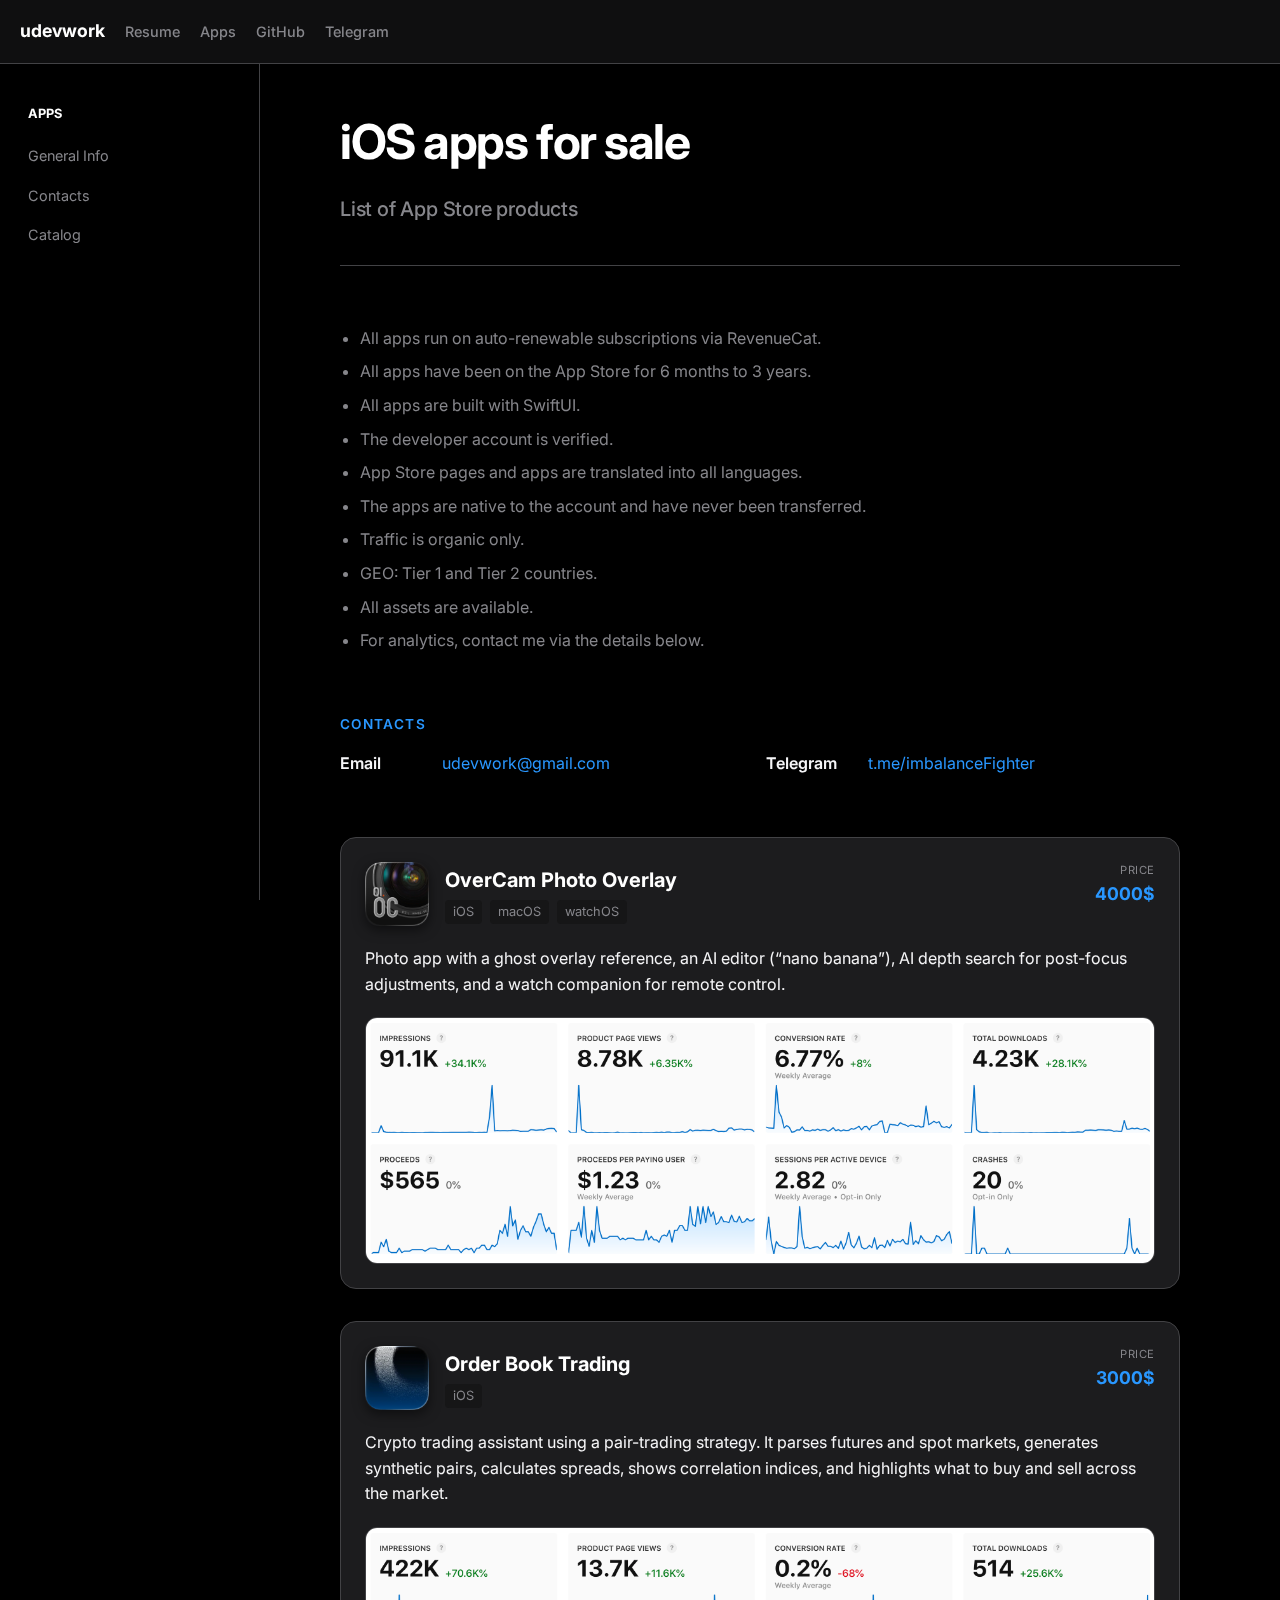
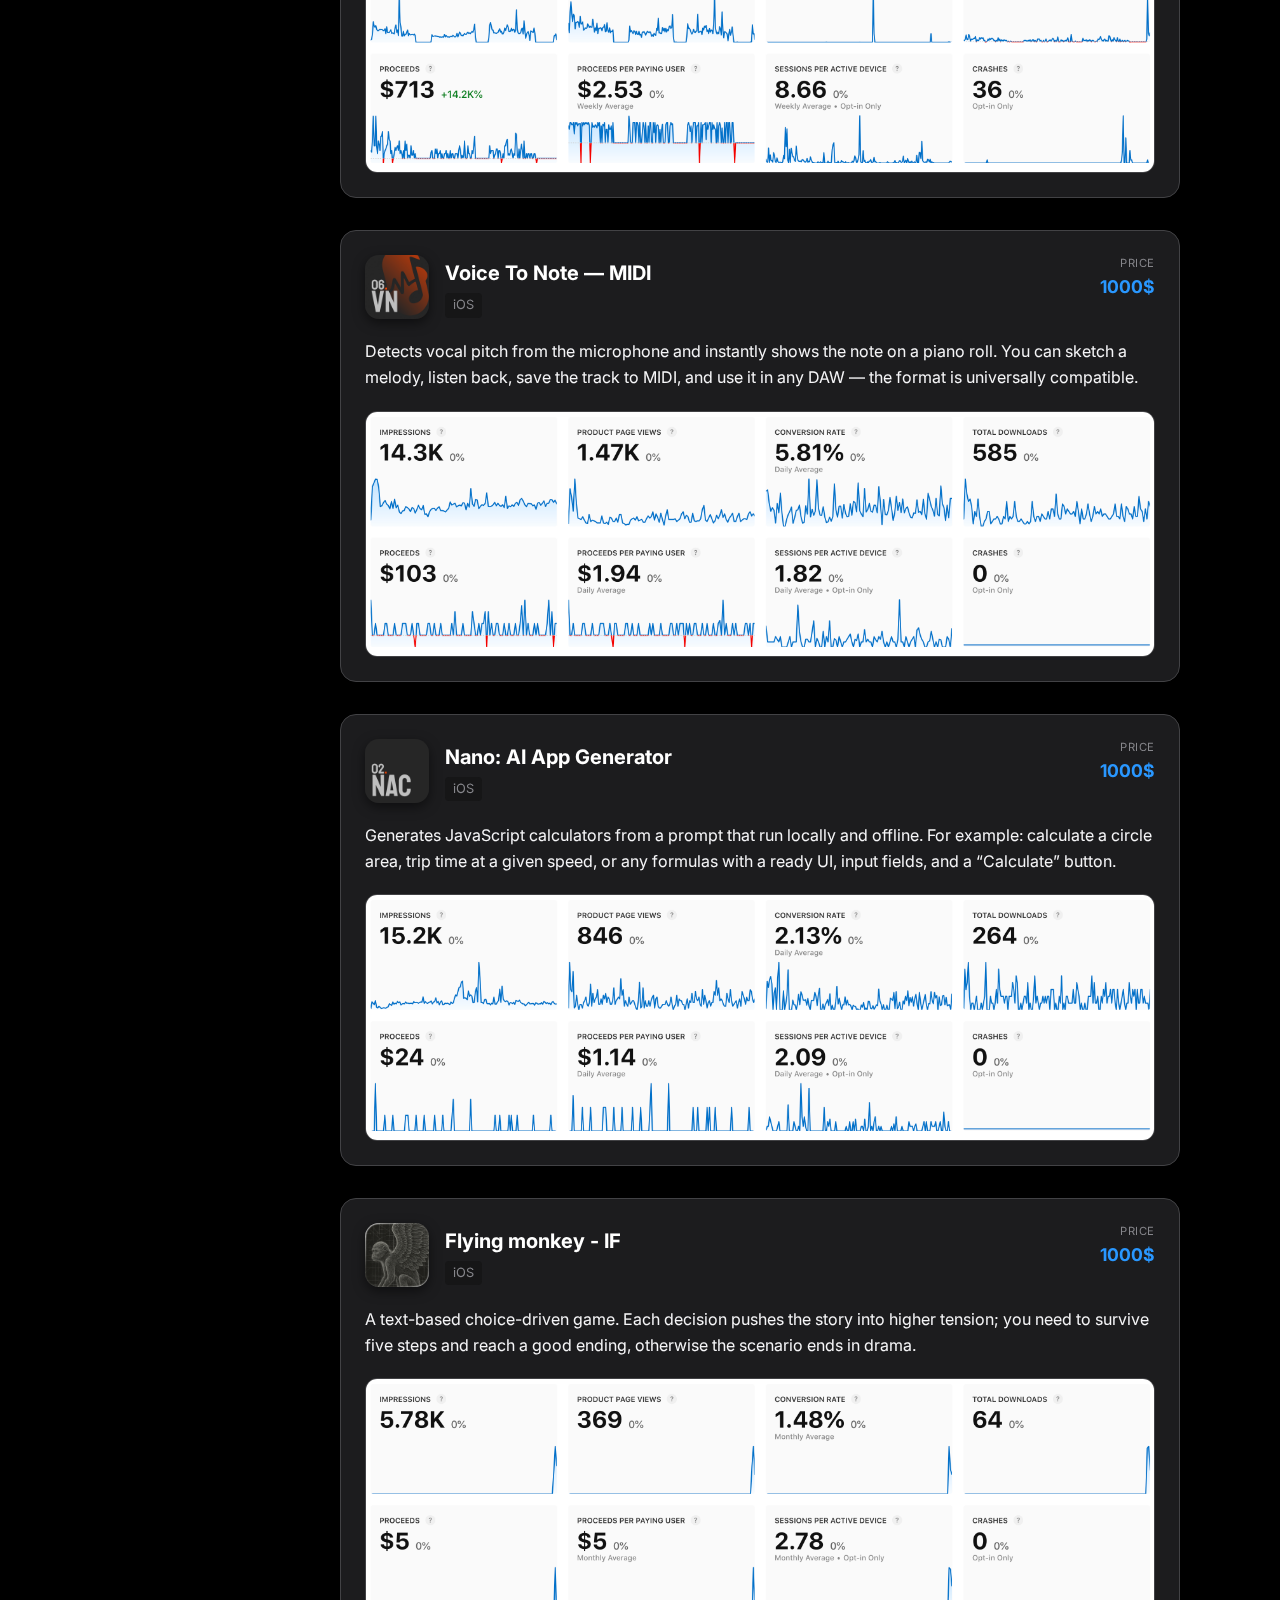
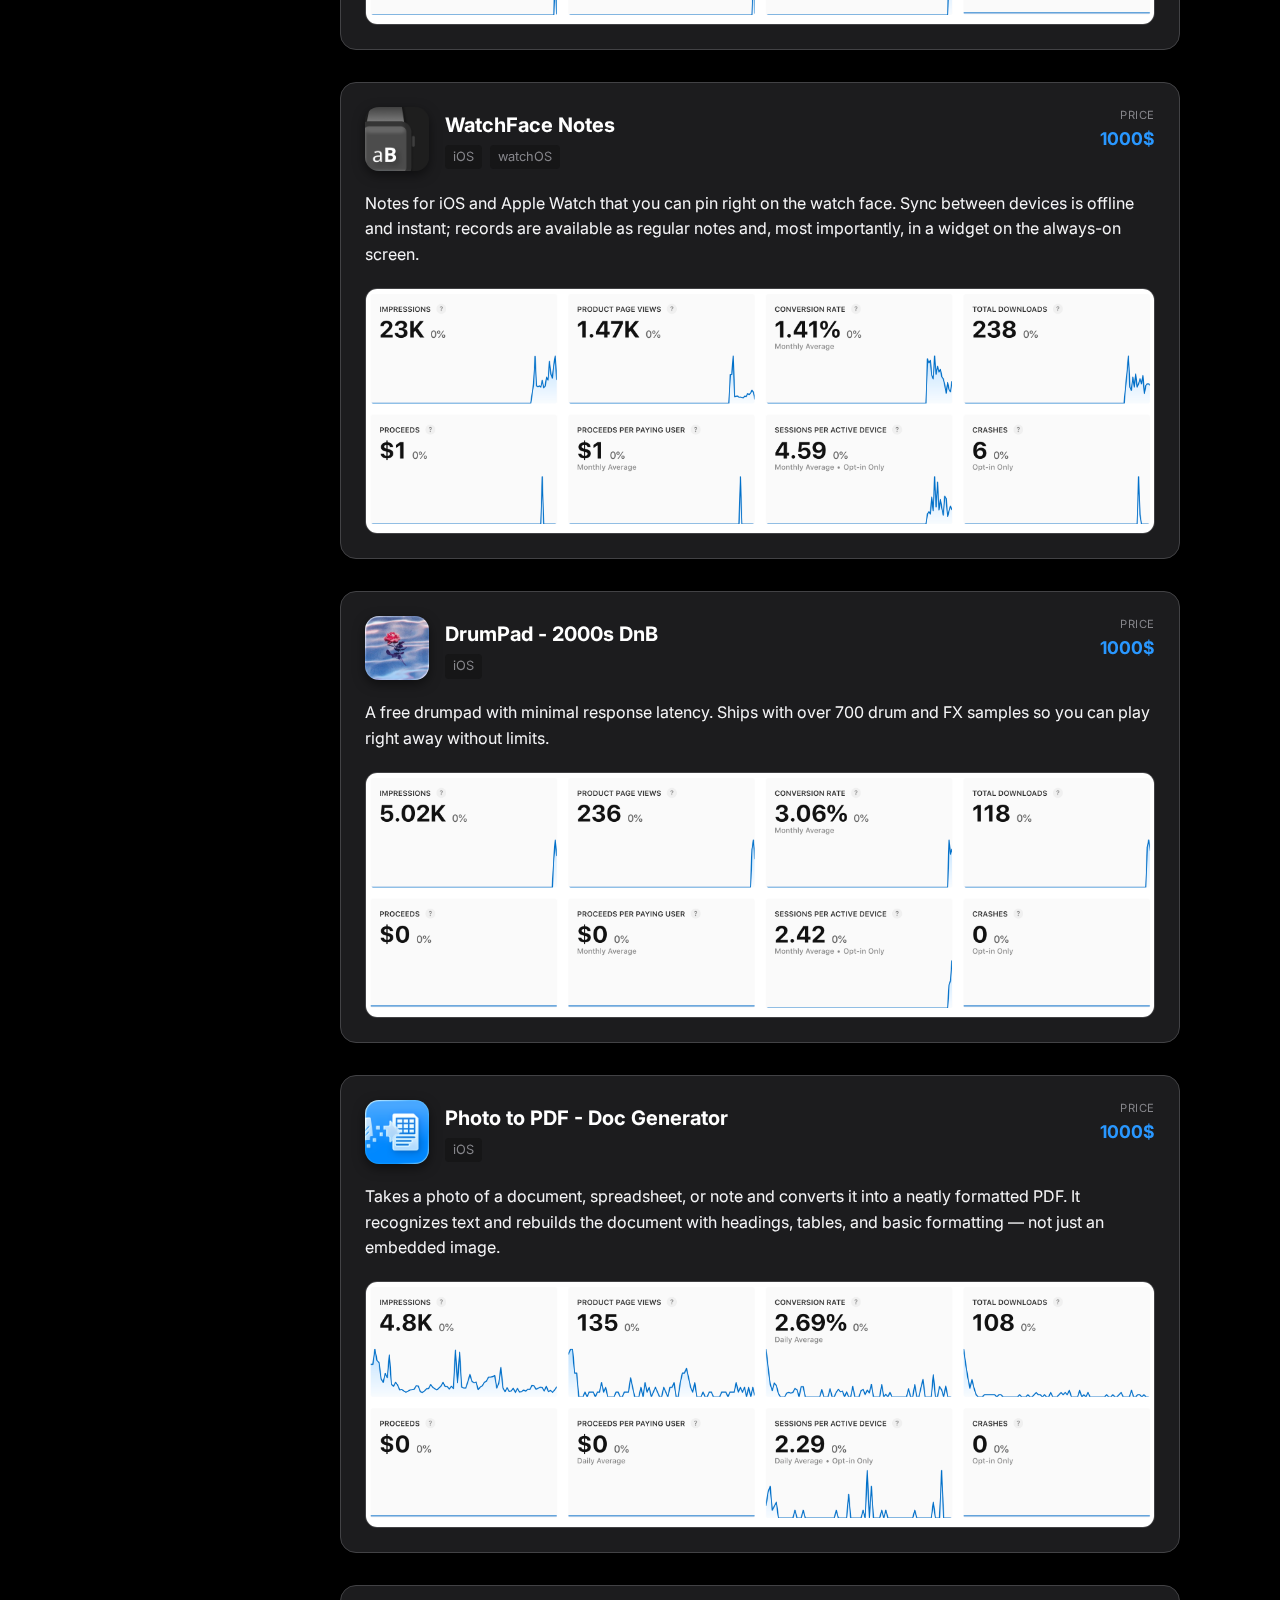
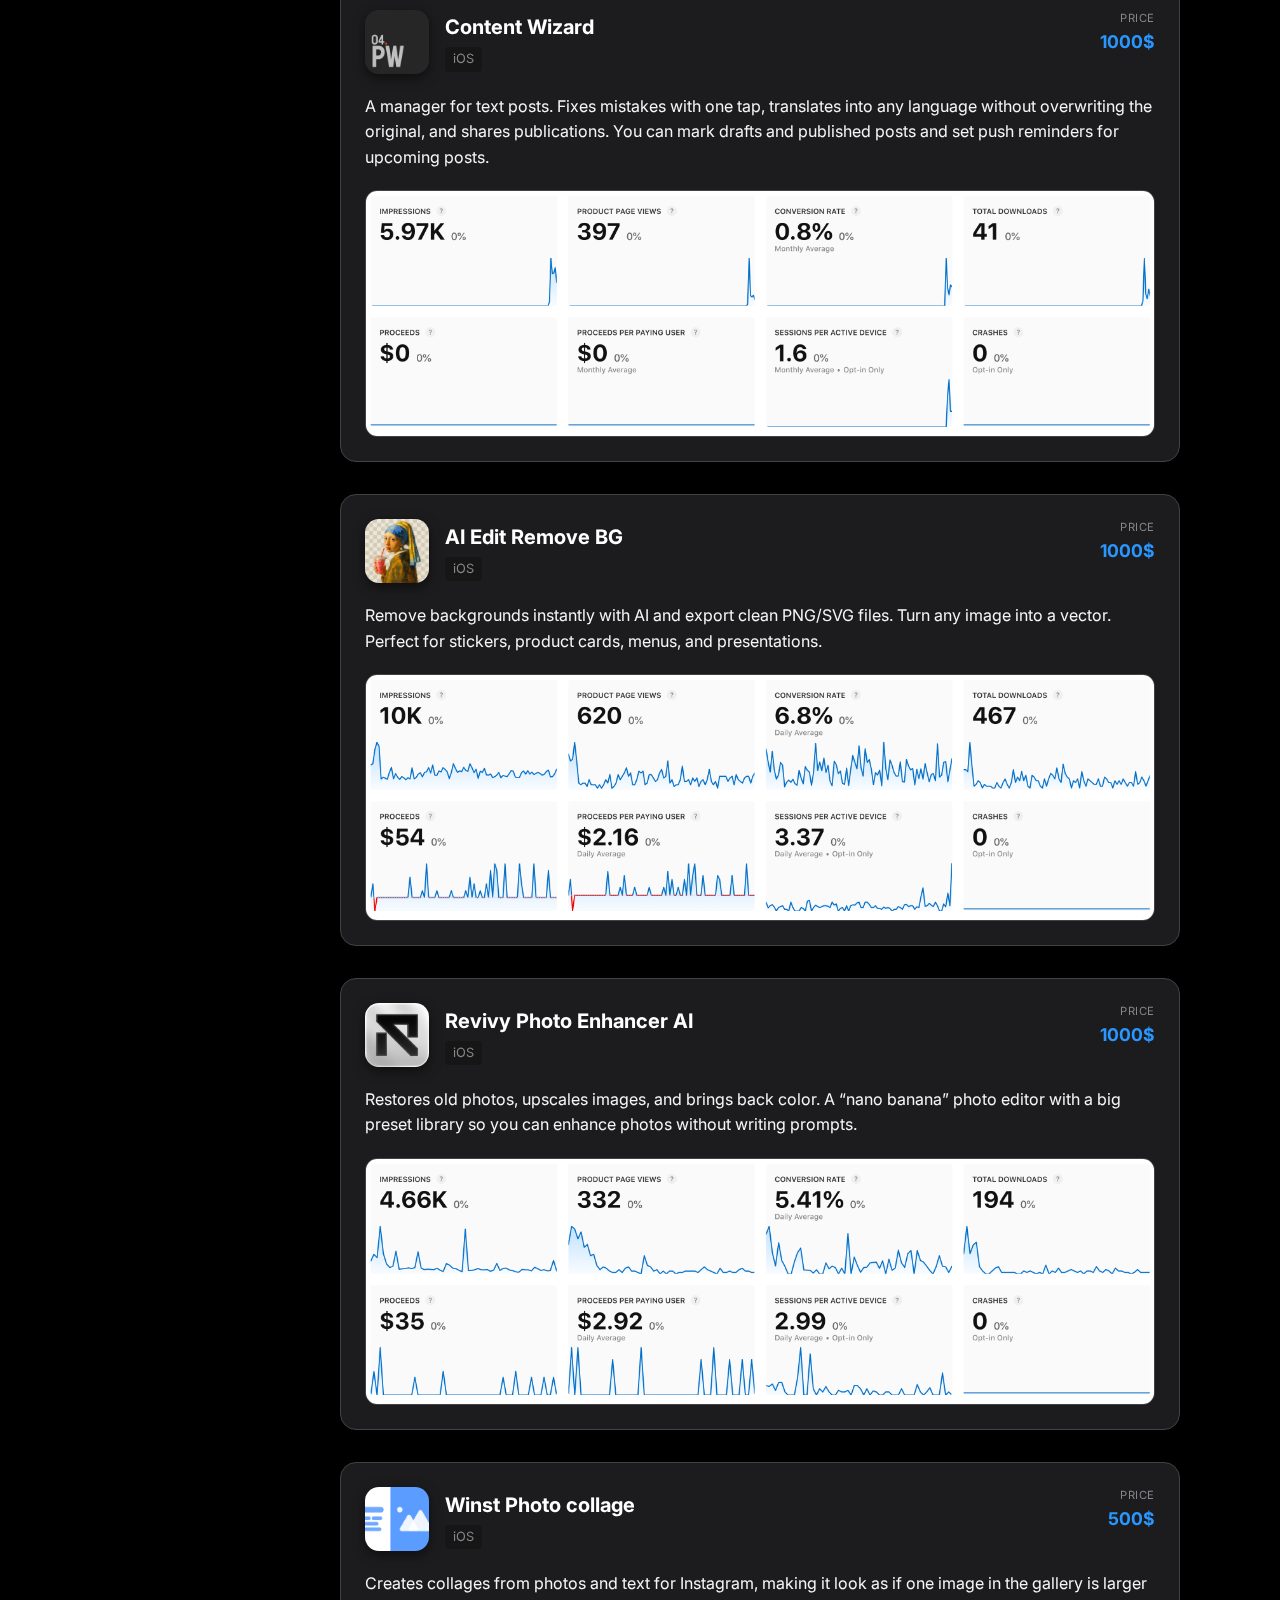
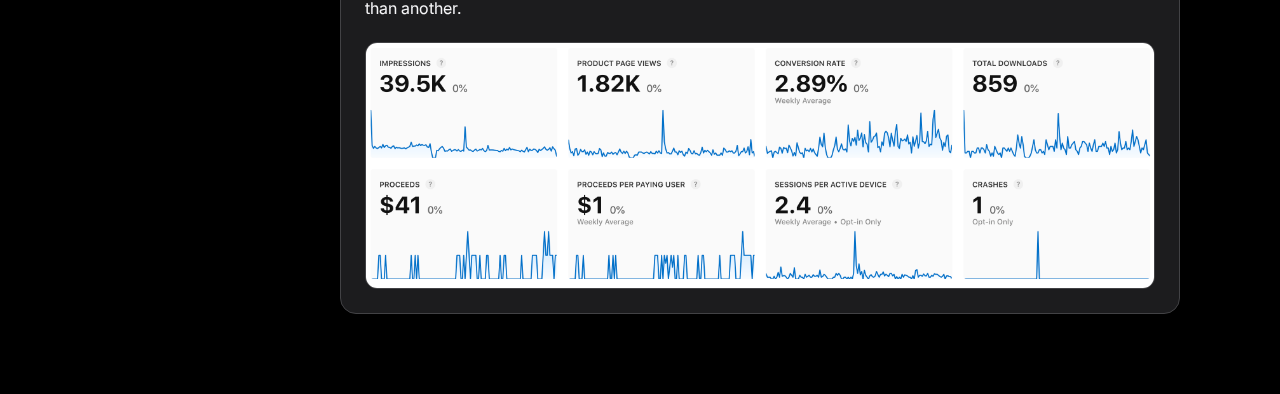
<file: apps.html>
<!DOCTYPE html>
<html lang="en">
<head>
  <meta charset="UTF-8">
  <meta name="viewport" content="width=device-width, initial-scale=1.0">
  <title>iOS Apps for Sale</title>
  <link rel="preconnect" href="https://fonts.googleapis.com">
  <link rel="preconnect" href="https://fonts.gstatic.com" crossorigin>
  <link href="https://fonts.googleapis.com/css2?family=Inter:wght@400;500;600;700&display=swap" rel="stylesheet">
  <link rel="stylesheet" href="style.css">
</head>
<body>
  <header class="layout-header">
    <a href="index.html" class="logo">udevwork</a>
    <nav class="header-links">
      <a href="index.html" class="header-link">Resume</a>
      <a href="apps.html" class="header-link">Apps</a>
      <a href="https://github.com/udevwork/" class="header-link">GitHub</a>
      <a href="https://t.me/imbalanceFighter" class="header-link">Telegram</a>
    </nav>

  </header>

  <div class="layout-container">
    <aside class="layout-sidebar">
      <nav class="sidebar-nav">
        <div class="sidebar-title">Apps</div>
        <a href="#info" class="sidebar-link">General Info</a>
        <a href="#contacts" class="sidebar-link">Contacts</a>
        <a href="#catalog" class="sidebar-link">Catalog</a>
      </nav>
    </aside>

    <main class="layout-main">
      <header class="content-header" id="info">
        <h1>iOS apps for sale</h1>
        <div class="subtitle">List of App Store products</div>
      </header>

      <section>
      <ul class="info-list">
        <li>All apps run on auto-renewable subscriptions via RevenueCat.</li>
        <li>All apps have been on the App Store for 6 months to 3 years.</li>
        <li>All apps are built with SwiftUI.</li>
        <li>The developer account is verified.</li>
        <li>App Store pages and apps are translated into all languages.</li>
        <li>The apps are native to the account and have never been transferred.</li>
        <li>Traffic is organic only.</li>
        <li>GEO: Tier 1 and Tier 2 countries.</li>
        <li>All assets are available.</li>
        <li>For analytics, contact me via the details below.</li>
      </ul>
    </section>

    <section id="contacts">
      <h2>Contacts</h2>
      <ul class="contact-list">
        <li class="contact-item"><span class="contact-label">Email</span><a href="mailto:udevwork@gmail.com">udevwork@gmail.com</a></li>
        <li class="contact-item"><span class="contact-label">Telegram</span><a href="https://t.me/imbalanceFighter">t.me/imbalanceFighter</a></li>
      </ul>
    </section>

    <section id="catalog">
      <div class="apps">
        <article class="app-card">
          <div class="app-top">
            <div class="app-header">
              <img class="app-icon" src="icons/OverCam.png" alt="OverCam Photo Overlay icon">
              <div class="app-meta">
                <a class="app-title" href="https://apps.apple.com/app/id6514316633">OverCam Photo Overlay</a>
                <div class="platforms">
                  <span class="platform">iOS</span>
                  <span class="platform">macOS</span>
                  <span class="platform">watchOS</span>
                </div>
              </div>
            </div>
            <div class="stats">
              <div class="stat">
                <span class="stat-label">Price</span>
                <span class="stat-value">4000$</span>
              </div>
            </div>
          </div>
          <p class="description">
            Photo app with a ghost overlay reference, an AI editor (“nano banana”), AI depth search for post-focus adjustments, and a watch
            companion for remote control.
          </p>
          <img class="app-analytics" src="stats/OverCam.png" alt="OverCam Photo Overlay analytics screenshot">
        </article>

        <article class="app-card">
          <div class="app-top">
            <div class="app-header">
              <img class="app-icon" src="icons/Order Book Trading.png" alt="Order Book Trading icon">
              <div class="app-meta">
                <a class="app-title" href="https://apps.apple.com/app/id1590351885">Order Book Trading</a>
                <div class="platforms">
                  <span class="platform">iOS</span>
                </div>
              </div>
            </div>
            <div class="stats">
              <div class="stat">
                <span class="stat-label">Price</span>
                <span class="stat-value">3000$</span>
              </div>
            </div>
          </div>
          <p class="description">
            Crypto trading assistant using a pair-trading strategy. It parses futures and spot markets, generates synthetic pairs, calculates
            spreads, shows correlation indices, and highlights what to buy and sell across the market.
          </p>
          <img class="app-analytics" src="stats/Order Book Pair Trading.png" alt="Order Book Trading analytics screenshot">
        </article>

        <article class="app-card">
          <div class="app-top">
            <div class="app-header">
              <img class="app-icon" src="icons/Voice To Note – MIDI.png" alt="Voice To Note — MIDI icon">
              <div class="app-meta">
                <a class="app-title" href="https://apps.apple.com/us/app/voice-to-note-midi/id6752893444">Voice To Note — MIDI</a>
                <div class="platforms">
                  <span class="platform">iOS</span>
                </div>
              </div>
            </div>
            <div class="stats">
              <div class="stat">
                <span class="stat-label">Price</span>
                <span class="stat-value">1000$</span>
              </div>
            </div>
          </div>
          <p class="description">
            Detects vocal pitch from the microphone and instantly shows the note on a piano roll. You can sketch a melody, listen back,
            save the track to MIDI, and use it in any DAW — the format is universally compatible.
          </p>
          <img class="app-analytics" src="stats/Voice To Note – MIDI.png" alt="Voice To Note — MIDI analytics screenshot">
        </article>

        <article class="app-card">
          <div class="app-top">
            <div class="app-header">
              <img class="app-icon" src="icons/Nano AI App Generator.png" alt="Nano: AI App Generator icon">
              <div class="app-meta">
                <a class="app-title" href="https://apps.apple.com/us/app/nano-ai-app-generator/id6749795966">Nano: AI App Generator</a>
                <div class="platforms">
                  <span class="platform">iOS</span>
                </div>
              </div>
            </div>
            <div class="stats">
              <div class="stat">
                <span class="stat-label">Price</span>
                <span class="stat-value">1000$</span>
              </div>
            </div>
          </div>
          <p class="description">
            Generates JavaScript calculators from a prompt that run locally and offline. For example: calculate a circle area, trip time at
            a given speed, or any formulas with a ready UI, input fields, and a “Calculate” button.
          </p>
          <img class="app-analytics" src="stats/Nano AI App Generator.png" alt="Nano: AI App Generator analytics screenshot">
        </article>

        <article class="app-card">
          <div class="app-top">
            <div class="app-header">
              <img class="app-icon" src="icons/Flying monkey - IF.png" alt="Flying monkey - IF icon">
              <div class="app-meta">
                <a class="app-title" href="https://apps.apple.com/us/app/flying-monkey-if/id6755310540">Flying monkey - IF</a>
                <div class="platforms">
                  <span class="platform">iOS</span>
                </div>
              </div>
            </div>
            <div class="stats">
              <div class="stat">
                <span class="stat-label">Price</span>
                <span class="stat-value">1000$</span>
              </div>
            </div>
          </div>
          <p class="description">
            A text-based choice-driven game. Each decision pushes the story into higher tension; you need to survive five steps and reach a
            good ending, otherwise the scenario ends in drama.
          </p>
          <img class="app-analytics" src="stats/Flying monkey.png" alt="Flying monkey - IF analytics screenshot">
        </article>

        <article class="app-card">
          <div class="app-top">
            <div class="app-header">
              <img class="app-icon" src="icons/WatchFace Notes.png" alt="WatchFace Notes icon">
              <div class="app-meta">
                <a class="app-title" href="https://apps.apple.com/us/app/watchface-notes/id6621271754">WatchFace Notes</a>
                <div class="platforms">
                  <span class="platform">iOS</span>
                  <span class="platform">watchOS</span>
                </div>
              </div>
            </div>
            <div class="stats">
              <div class="stat">
                <span class="stat-label">Price</span>
                <span class="stat-value">1000$</span>
              </div>
            </div>
          </div>
          <p class="description">
            Notes for iOS and Apple Watch that you can pin right on the watch face. Sync between devices is offline and instant; records are
            available as regular notes and, most importantly, in a widget on the always-on screen.
          </p>
          <img class="app-analytics" src="stats/WatchFace Notes.png" alt="WatchFace Notes analytics screenshot">
        </article>

        <article class="app-card">
          <div class="app-top">
            <div class="app-header">
              <img class="app-icon" src="icons/DrumPad - 2000s DnB.png" alt="DrumPad - 2000s DnB icon">
              <div class="app-meta">
                <a class="app-title" href="https://apps.apple.com/us/app/drumpad-2000s-dnb/id6755050543">DrumPad - 2000s DnB</a>
                <div class="platforms">
                  <span class="platform">iOS</span>
                </div>
              </div>
            </div>
            <div class="stats">
              <div class="stat">
                <span class="stat-label">Price</span>
                <span class="stat-value">1000$</span>
              </div>
            </div>
          </div>
          <p class="description">
            A free drumpad with minimal response latency. Ships with over 700 drum and FX samples so you can play right away without limits.
          </p>
          <img class="app-analytics" src="stats/DrumPad - 2000s DnB.png" alt="DrumPad - 2000s DnB analytics screenshot">
        </article>

        <article class="app-card">
          <div class="app-top">
            <div class="app-header">
              <img class="app-icon" src="icons/Photo to PDF - Doc Generator.png" alt="Photo to PDF - Doc Generator icon">
              <div class="app-meta">
                <a class="app-title" href="https://apps.apple.com/us/app/photo-to-pdf-doc-generator/id6754212816">Photo to PDF - Doc Generator</a>
                <div class="platforms">
                  <span class="platform">iOS</span>
                </div>
              </div>
            </div>
            <div class="stats">
              <div class="stat">
                <span class="stat-label">Price</span>
                <span class="stat-value">1000$</span>
              </div>
            </div>
          </div>
          <p class="description">
            Takes a photo of a document, spreadsheet, or note and converts it into a neatly formatted PDF. It recognizes text and rebuilds
            the document with headings, tables, and basic formatting — not just an embedded image.
          </p>
          <img class="app-analytics" src="stats/Photo to PDF - Doc Generator.png" alt="Photo to PDF - Doc Generator analytics screenshot">
        </article>

        <article class="app-card">
          <div class="app-top">
            <div class="app-header">
              <img class="app-icon" src="icons/Content Wizard.png" alt="Content Wizard icon">
              <div class="app-meta">
                <a class="app-title" href="https://apps.apple.com/us/app/content-wizard/id6751346843">Content Wizard</a>
                <div class="platforms">
                  <span class="platform">iOS</span>
                </div>
              </div>
            </div>
            <div class="stats">
              <div class="stat">
                <span class="stat-label">Price</span>
                <span class="stat-value">1000$</span>
              </div>
            </div>
          </div>
          <p class="description">
            A manager for text posts. Fixes mistakes with one tap, translates into any language without overwriting the original, and shares
            publications. You can mark drafts and published posts and set push reminders for upcoming posts.
          </p>
          <img class="app-analytics" src="stats/Content Wizard.png" alt="Content Wizard analytics screenshot">
        </article>

        <article class="app-card">
          <div class="app-top">
            <div class="app-header">
              <img class="app-icon" src="icons/AI Edit Remove BG.png" alt="AI Edit Remove BG icon">
              <div class="app-meta">
                <a class="app-title" href="https://apps.apple.com/app/id6753985278">AI Edit Remove BG</a>
                <div class="platforms">
                  <span class="platform">iOS</span>
                </div>
              </div>
            </div>
            <div class="stats">
              <div class="stat">
                <span class="stat-label">Price</span>
                <span class="stat-value">1000$</span>
              </div>
            </div>
          </div>
          <p class="description">
            Remove backgrounds instantly with AI and export clean PNG/SVG files. Turn any image into a vector. Perfect for stickers, product
            cards, menus, and presentations.
          </p>
          <img class="app-analytics" src="stats/AI Edit Remove BG.png" alt="AI Edit Remove BG analytics screenshot">
        </article>

        <article class="app-card">
          <div class="app-top">
            <div class="app-header">
              <img class="app-icon" src="icons/Revivy Photo Enhancer AI.png" alt="Revivy Photo Enhancer AI icon">
              <div class="app-meta">
                <a class="app-title" href="https://apps.apple.com/app/id6754460278">Revivy Photo Enhancer AI</a>
                <div class="platforms">
                  <span class="platform">iOS</span>
                </div>
              </div>
            </div>
            <div class="stats">
              <div class="stat">
                <span class="stat-label">Price</span>
                <span class="stat-value">1000$</span>
              </div>
            </div>
          </div>
          <p class="description">
            Restores old photos, upscales images, and brings back color. A “nano banana” photo editor with a big preset library so you can
            enhance photos without writing prompts.
          </p>
          <img class="app-analytics" src="stats/Revivy Photo Enhancer AI.png" alt="Revivy Photo Enhancer AI analytics screenshot">
        </article>

        <article class="app-card">
          <div class="app-top">
            <div class="app-header">
              <img class="app-icon" src="icons/Winst Photo collage.png" alt="Winst Photo collage icon">
              <div class="app-meta">
                <a class="app-title" href="https://apps.apple.com/app/id6446229606">Winst Photo collage</a>
                <div class="platforms">
                  <span class="platform">iOS</span>
                </div>
              </div>
            </div>
            <div class="stats">
              <div class="stat">
                <span class="stat-label">Price</span>
                <span class="stat-value">500$</span>
              </div>
            </div>
          </div>
          <p class="description">
            Creates collages from photos and text for Instagram, making it look as if one image in the gallery is larger than another.
          </p>
          <img class="app-analytics" src="stats/Winst Photo collage.png" alt="Winst Photo collage analytics screenshot">
        </article>
      </div>
    </section>
    </main>
  </div>
</body>
</html>
</file>
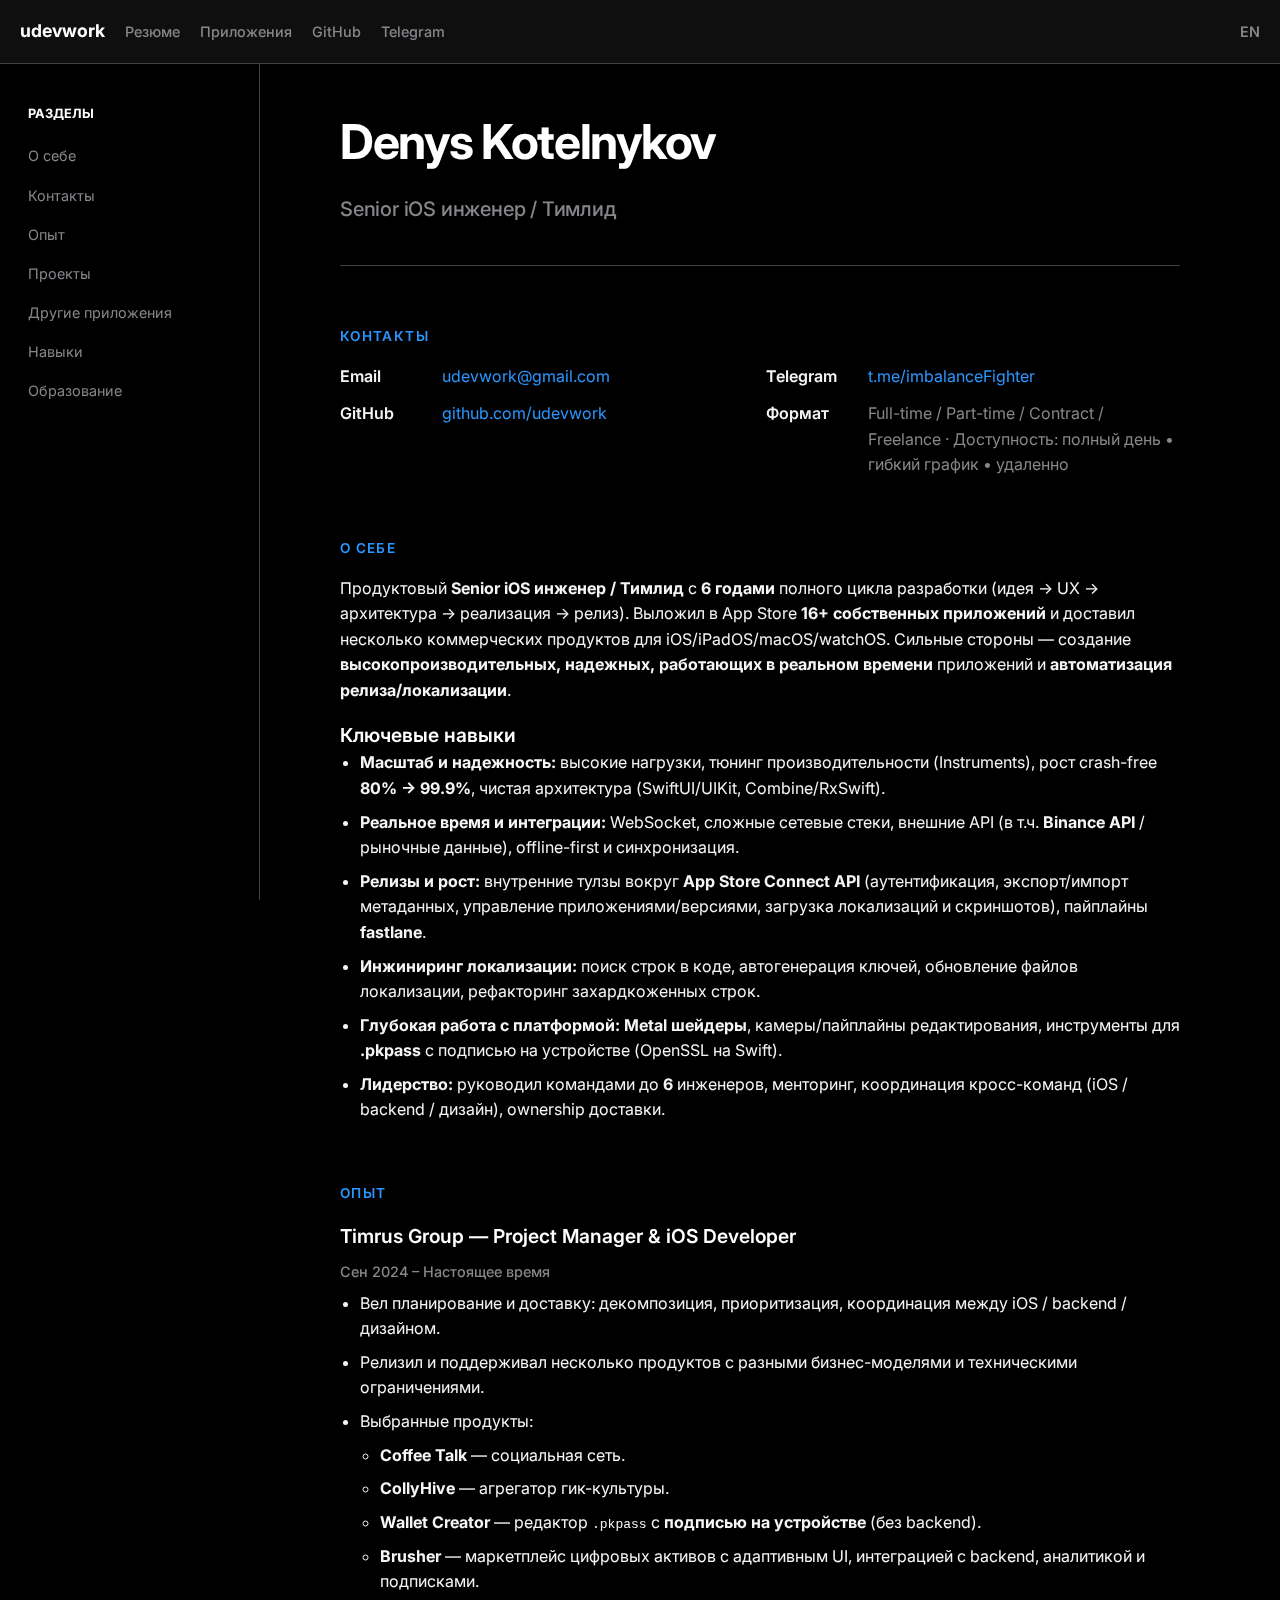
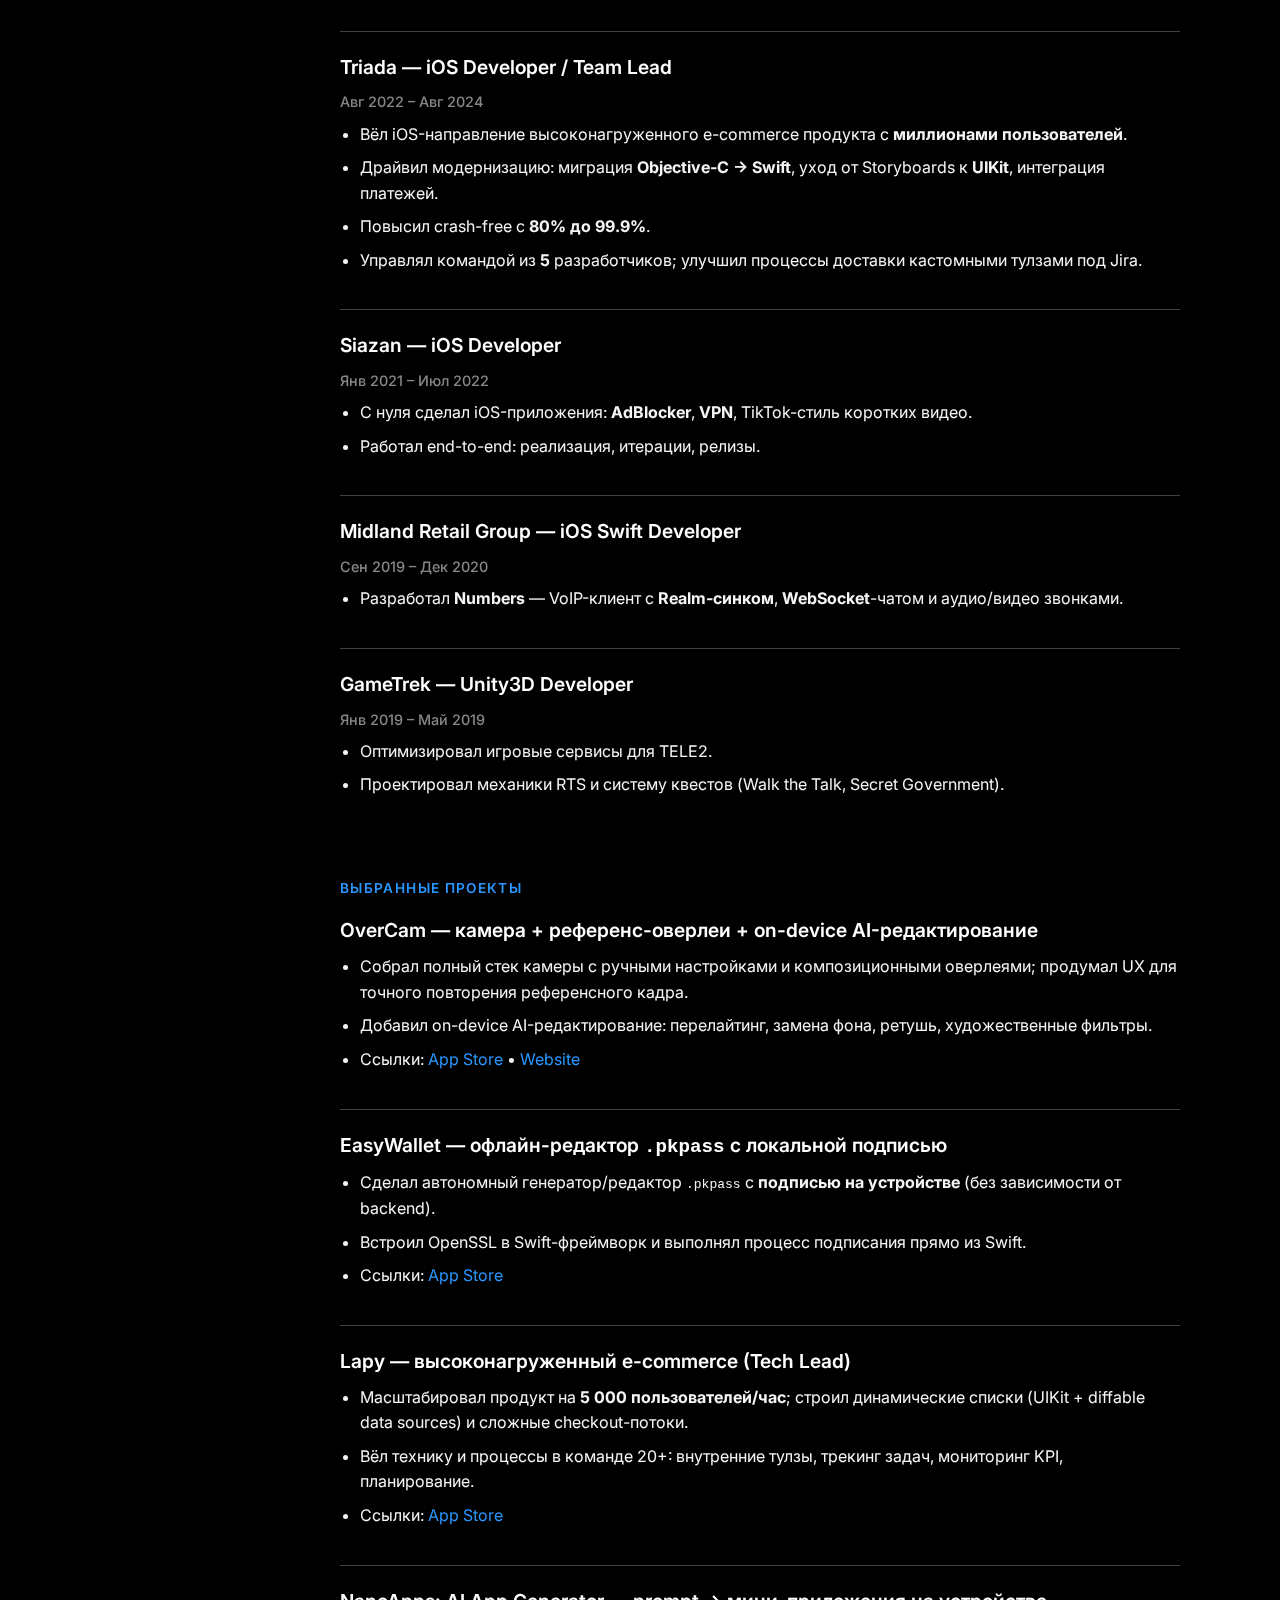
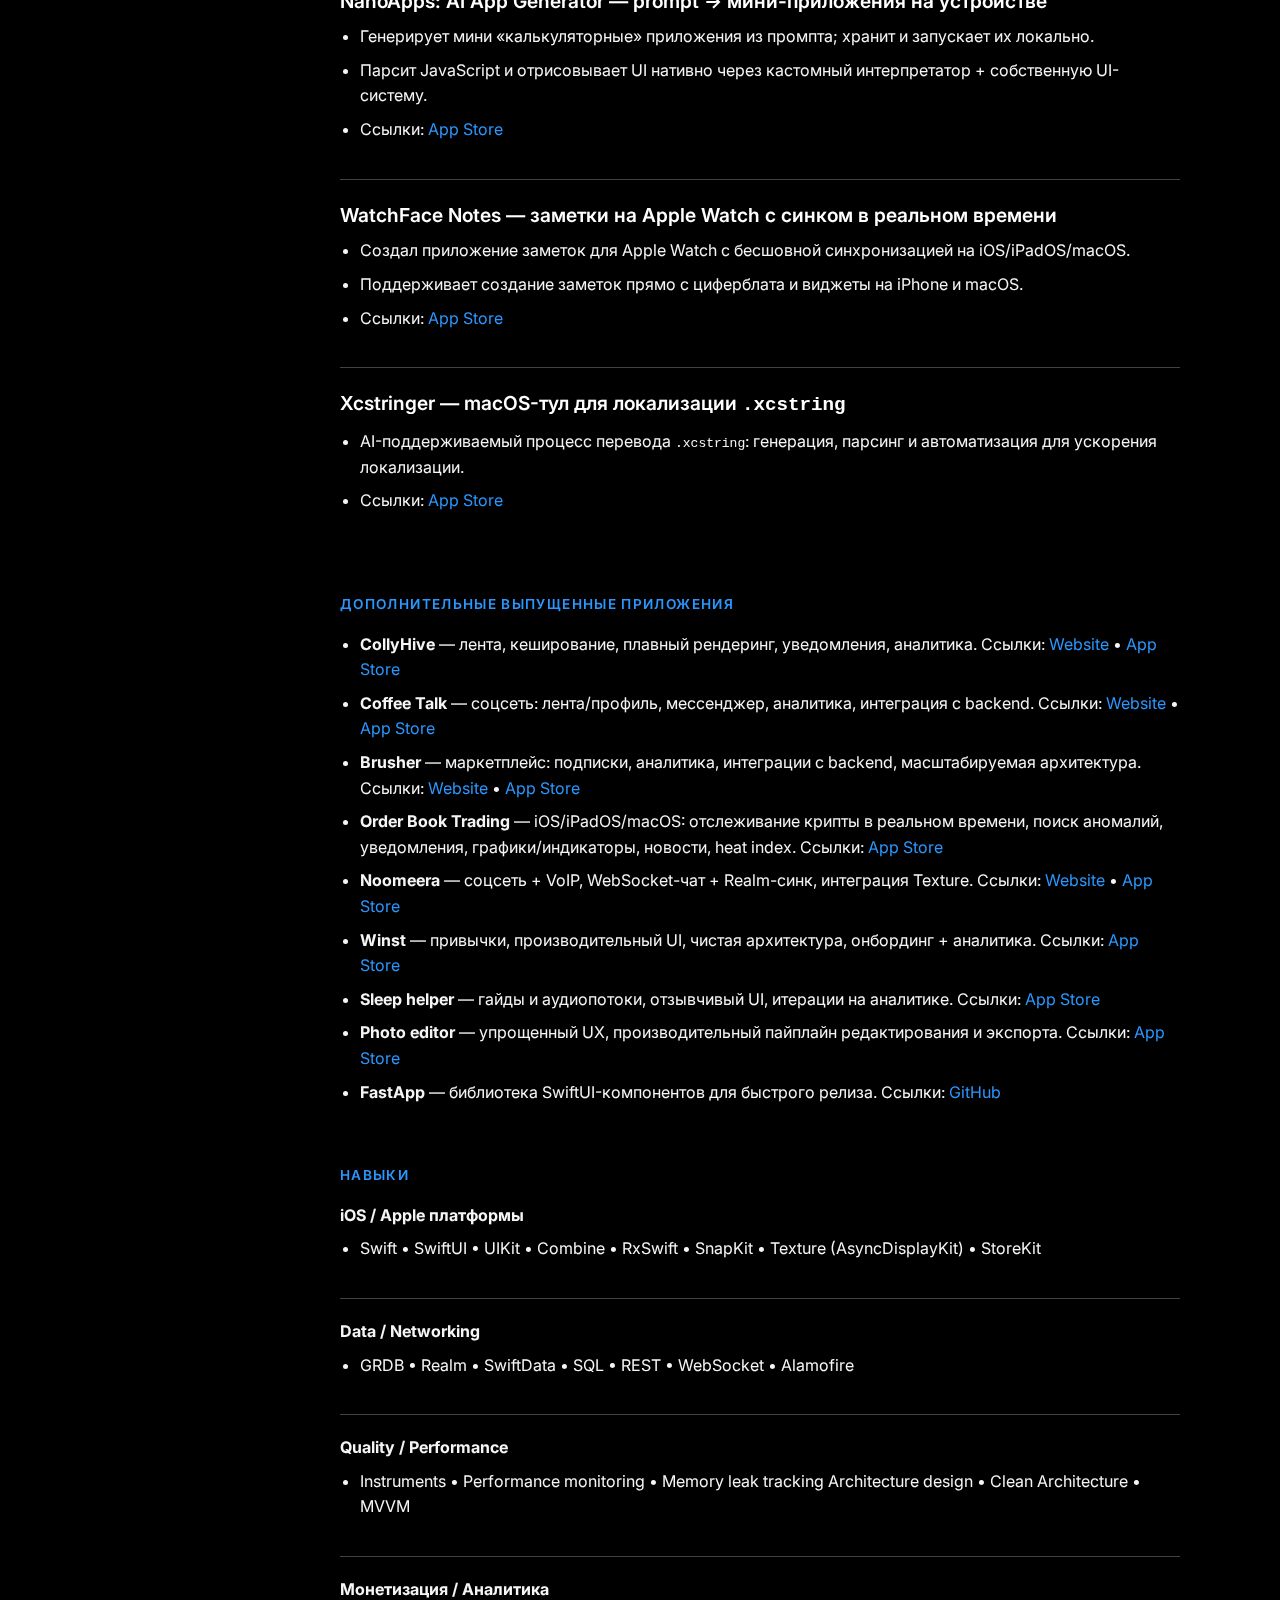
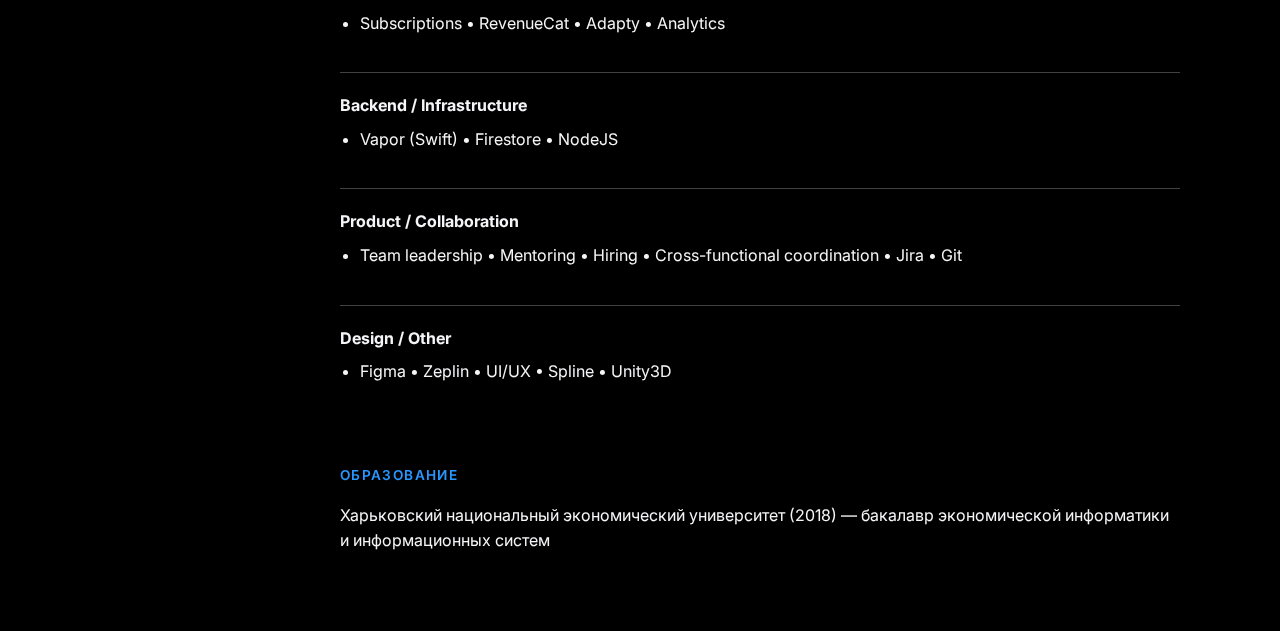
<file: ru.html>
<!DOCTYPE html>
<html lang="ru">
<head>
  <meta charset="UTF-8">
  <meta name="viewport" content="width=device-width, initial-scale=1.0">
  <title>Denys Kotelnykov — Резюме</title>
  <link rel="preconnect" href="https://fonts.googleapis.com">
  <link rel="preconnect" href="https://fonts.gstatic.com" crossorigin>
  <link href="https://fonts.googleapis.com/css2?family=Inter:wght@400;500;600;700&display=swap" rel="stylesheet">
  <link rel="stylesheet" href="style.css">
</head>
<body>
  <header class="layout-header">
    <a href="ru.html" class="logo">udevwork</a>
    <nav class="header-links">
      <a href="ru.html" class="header-link">Резюме</a>
      <a href="apps-ru.html" class="header-link">Приложения</a>
      <a href="https://github.com/udevwork/" class="header-link">GitHub</a>
      <a href="https://t.me/imbalanceFighter" class="header-link">Telegram</a>
    </nav>
    <div class="header-right">
      <nav class="language-switch">
        <a href="index.html">EN</a>
      </nav>
    </div>
  </header>

  <div class="layout-container">
    <aside class="layout-sidebar">
      <nav class="sidebar-nav">
        <div class="sidebar-title">Разделы</div>
        <a href="#summary" class="sidebar-link">О себе</a>
        <a href="#contacts" class="sidebar-link">Контакты</a>
        <a href="#experience" class="sidebar-link">Опыт</a>
        <a href="#projects" class="sidebar-link">Проекты</a>
        <a href="#more-apps" class="sidebar-link">Другие приложения</a>
        <a href="#skills" class="sidebar-link">Навыки</a>
        <a href="#education" class="sidebar-link">Образование</a>
      </nav>
    </aside>

    <main class="layout-main">
      <header class="content-header" id="summary">
        <h1>Denys Kotelnykov</h1>
        <span class="role">Senior iOS инженер / Тимлид</span>
      </header>

      <section id="contacts">
        <h2>Контакты</h2>
      <ul class="contact-list">
        <li class="contact-item"><span class="contact-label">Email</span><a href="mailto:udevwork@gmail.com">udevwork@gmail.com</a></li>
        <li class="contact-item"><span class="contact-label">Telegram</span><a href="https://t.me/imbalanceFighter">t.me/imbalanceFighter</a></li>
        <li class="contact-item"><span class="contact-label">GitHub</span><a href="https://github.com/udevwork/">github.com/udevwork</a></li>
        <li class="contact-item"><span class="contact-label">Формат</span><span>Full-time / Part-time / Contract / Freelance · Доступность: полный день • гибкий график • удаленно</span></li>
      </ul>
    </section>

    <section>
      <h2>О себе</h2>
      <p>Продуктовый <strong>Senior iOS инженер / Тимлид</strong> с <strong>6 годами</strong> полного цикла разработки (идея → UX → архитектура → реализация → релиз). Выложил в App Store <strong>16+ собственных приложений</strong> и доставил несколько коммерческих продуктов для iOS/iPadOS/macOS/watchOS. Сильные стороны — создание <strong>высокопроизводительных, надежных, работающих в реальном времени</strong> приложений и <strong>автоматизация релиза/локализации</strong>.</p>
      <div>
        <h3>Ключевые навыки</h3>
        <ul class="tight">
          <li><strong>Масштаб и надежность:</strong> высокие нагрузки, тюнинг производительности (Instruments), рост crash-free <strong>80% → 99.9%</strong>, чистая архитектура (SwiftUI/UIKit, Combine/RxSwift).</li>
          <li><strong>Реальное время и интеграции:</strong> WebSocket, сложные сетевые стеки, внешние API (в т.ч. <strong>Binance API</strong> / рыночные данные), offline-first и синхронизация.</li>
          <li><strong>Релизы и рост:</strong> внутренние тулзы вокруг <strong>App Store Connect API</strong> (аутентификация, экспорт/импорт метаданных, управление приложениями/версиями, загрузка локализаций и скриншотов), пайплайны <strong>fastlane</strong>.</li>
          <li><strong>Инжиниринг локализации:</strong> поиск строк в коде, автогенерация ключей, обновление файлов локализации, рефакторинг захардкоженных строк.</li>
          <li><strong>Глубокая работа с платформой:</strong> <strong>Metal шейдеры</strong>, камеры/пайплайны редактирования, инструменты для <strong>.pkpass</strong> с подписью на устройстве (OpenSSL на Swift).</li>
          <li><strong>Лидерство:</strong> руководил командами до <strong>6</strong> инженеров, менторинг, координация кросс-команд (iOS / backend / дизайн), ownership доставки.</li>
        </ul>
      </div>
    </section>

    <section id="experience">
      <h2>Опыт</h2>
      <div class="entry">
        <h3>Timrus Group — Project Manager & iOS Developer</h3>
        <div class="meta">Сен 2024 – Настоящее время</div>
        <ul>
          <li>Вел планирование и доставку: декомпозиция, приоритизация, координация между iOS / backend / дизайном.</li>
          <li>Релизил и поддерживал несколько продуктов с разными бизнес-моделями и техническими ограничениями.</li>
          <li>Выбранные продукты:</li>
          <ul class="tight">
            <li><strong>Coffee Talk</strong> — социальная сеть.</li>
            <li><strong>CollyHive</strong> — агрегатор гик-культуры.</li>
            <li><strong>Wallet Creator</strong> — редактор <code>.pkpass</code> с <strong>подписью на устройстве</strong> (без backend).</li>
            <li><strong>Brusher</strong> — маркетплейс цифровых активов с адаптивным UI, интеграцией с backend, аналитикой и подписками.</li>
          </ul>
        </ul>
      </div>

      <div class="entry">
        <h3>Triada — iOS Developer / Team Lead</h3>
        <div class="meta">Авг 2022 – Авг 2024</div>
        <ul>
          <li>Вёл iOS-направление высоконагруженного e-commerce продукта с <strong>миллионами пользователей</strong>.</li>
          <li>Драйвил модернизацию: миграция <strong>Objective-C → Swift</strong>, уход от Storyboards к <strong>UIKit</strong>, интеграция платежей.</li>
          <li>Повысил crash-free с <strong>80% до 99.9%</strong>.</li>
          <li>Управлял командой из <strong>5</strong> разработчиков; улучшил процессы доставки кастомными тулзами под Jira.</li>
        </ul>
      </div>

      <div class="entry">
        <h3>Siazan — iOS Developer</h3>
        <div class="meta">Янв 2021 – Июл 2022</div>
        <ul>
          <li>С нуля сделал iOS-приложения: <strong>AdBlocker</strong>, <strong>VPN</strong>, TikTok-стиль коротких видео.</li>
          <li>Работал end-to-end: реализация, итерации, релизы.</li>
        </ul>
      </div>

      <div class="entry">
        <h3>Midland Retail Group — iOS Swift Developer</h3>
        <div class="meta">Сен 2019 – Дек 2020</div>
        <ul>
          <li>Разработал <strong>Numbers</strong> — VoIP-клиент с <strong>Realm-синком</strong>, <strong>WebSocket</strong>-чатом и аудио/видео звонками.</li>
        </ul>
      </div>

      <div class="entry">
        <h3>GameTrek — Unity3D Developer</h3>
        <div class="meta">Янв 2019 – Май 2019</div>
        <ul>
          <li>Оптимизировал игровые сервисы для TELE2.</li>
          <li>Проектировал механики RTS и систему квестов (Walk the Talk, Secret Government).</li>
        </ul>
      </div>
    </section>

    <section id="projects">
      <h2>Выбранные проекты</h2>
      <div class="entry">
        <h3>OverCam — камера + референс-оверлеи + on-device AI-редактирование</h3>
        <ul>
          <li>Собрал полный стек камеры с ручными настройками и композиционными оверлеями; продумал UX для точного повторения референсного кадра.</li>
          <li>Добавил on-device AI-редактирование: перелайтинг, замена фона, ретушь, художественные фильтры.</li>
          <li>Ссылки: <a href="https://apps.apple.com/app/id6514316633">App Store</a> • <a href="/overcam">Website</a></li>
        </ul>
      </div>

      <div class="entry">
        <h3>EasyWallet — офлайн-редактор <code>.pkpass</code> с локальной подписью</h3>
        <ul>
          <li>Сделал автономный генератор/редактор <code>.pkpass</code> с <strong>подписью на устройстве</strong> (без зависимости от backend).</li>
          <li>Встроил OpenSSL в Swift-фреймворк и выполнял процесс подписания прямо из Swift.</li>
          <li>Ссылки: <a href="https://apps.apple.com/app/id6740567185">App Store</a></li>
        </ul>
      </div>

      <div class="entry">
        <h3>Lapy — высоконагруженный e-commerce (Tech Lead)</h3>
        <ul>
          <li>Масштабировал продукт на <strong>5 000 пользователей/час</strong>; строил динамические списки (UIKit + diffable data sources) и сложные checkout-потоки.</li>
          <li>Вёл технику и процессы в команде 20+: внутренние тулзы, трекинг задач, мониторинг KPI, планирование.</li>
          <li>Ссылки: <a href="https://apps.apple.com/us/app/id1222315361">App Store</a></li>
        </ul>
      </div>

      <div class="entry">
        <h3>NanoApps: AI App Generator — prompt → мини-приложения на устройстве</h3>
        <ul>
          <li>Генерирует мини «калькуляторные» приложения из промпта; хранит и запускает их локально.</li>
          <li>Парсит JavaScript и отрисовывает UI нативно через кастомный интерпретатор + собственную UI-систему.</li>
          <li>Ссылки: <a href="https://apps.apple.com/us/app/nanoapps-ai-app-generator/id6749795966">App Store</a></li>
        </ul>
      </div>

      <div class="entry">
        <h3>WatchFace Notes — заметки на Apple Watch с синком в реальном времени</h3>
        <ul>
          <li>Создал приложение заметок для Apple Watch с бесшовной синхронизацией на iOS/iPadOS/macOS.</li>
          <li>Поддерживает создание заметок прямо с циферблата и виджеты на iPhone и macOS.</li>
          <li>Ссылки: <a href="https://apps.apple.com/app/id6621271754">App Store</a></li>
        </ul>
      </div>

      <div class="entry">
        <h3>Xcstringer — macOS-тул для локализации <code>.xcstring</code></h3>
        <ul>
          <li>AI-поддерживаемый процесс перевода <code>.xcstring</code>: генерация, парсинг и автоматизация для ускорения локализации.</li>
          <li>Ссылки: <a href="https://apps.apple.com/us/app/xcstringer/id6749861498">App Store</a></li>
        </ul>
      </div>
    </section>

    <section id="more-apps">
      <h2>Дополнительные выпущенные приложения</h2>
      <ul class="tight">
        <li><strong>CollyHive</strong> — лента, кеширование, плавный рендеринг, уведомления, аналитика. Ссылки: <a href="https://collyhive.com/">Website</a> • <a href="https://apps.apple.com/app/id6747309879">App Store</a></li>
        <li><strong>Coffee Talk</strong> — соцсеть: лента/профиль, мессенджер, аналитика, интеграция с backend. Ссылки: <a href="https://thecoffeetalk.app/">Website</a> • <a href="https://apps.apple.com/app/id6743162954">App Store</a></li>
        <li><strong>Brusher</strong> — маркетплейс: подписки, аналитика, интеграции с backend, масштабируемая архитектура. Ссылки: <a href="https://brusher.pro/">Website</a> • <a href="https://apps.apple.com/app/id6737310103">App Store</a></li>
        <li><strong>Order Book Trading</strong> — iOS/iPadOS/macOS: отслеживание крипты в реальном времени, поиск аномалий, уведомления, графики/индикаторы, новости, heat index. Ссылки: <a href="https://apps.apple.com/app/order-book-trading/id1590351885">App Store</a></li>
        <li><strong>Noomeera</strong> — соцсеть + VoIP, WebSocket-чат + Realm-синк, интеграция Texture. Ссылки: <a href="http://automa8n.net/en/">Website</a> • <a href="https://apps.apple.com/ru/app/id583704287">App Store</a></li>
        <li><strong>Winst</strong> — привычки, производительный UI, чистая архитектура, онбординг + аналитика. Ссылки: <a href="https://apps.apple.com/app/id6446229606">App Store</a></li>
        <li><strong>Sleep helper</strong> — гайды и аудиопотоки, отзывчивый UI, итерации на аналитике. Ссылки: <a href="https://apps.apple.com/app/id6736951056">App Store</a></li>
        <li><strong>Photo editor</strong> — упрощенный UX, производительный пайплайн редактирования и экспорта. Ссылки: <a href="https://apps.apple.com/app/id6745002423">App Store</a></li>
        <li><strong>FastApp</strong> — библиотека SwiftUI-компонентов для быстрого релиза. Ссылки: <a href="https://github.com/udevwork/FastApp">GitHub</a></li>
      </ul>
    </section>

    <section id="skills">
      <h2>Навыки</h2>
      <div class="entry">
        <strong>iOS / Apple платформы</strong>
        <ul class="tight">
          <li>Swift • SwiftUI • UIKit • Combine • RxSwift • SnapKit • Texture (AsyncDisplayKit) • StoreKit</li>
        </ul>
      </div>
      <div class="entry">
        <strong>Data / Networking</strong>
        <ul class="tight">
          <li>GRDB • Realm • SwiftData • SQL • REST • WebSocket • Alamofire</li>
        </ul>
      </div>
      <div class="entry">
        <strong>Quality / Performance</strong>
        <ul class="tight">
          <li>Instruments • Performance monitoring • Memory leak tracking  Architecture design • Clean Architecture • MVVM</li>
        </ul>
      </div>
      <div class="entry">
        <strong>Монетизация / Аналитика</strong>
        <ul class="tight">
          <li>Subscriptions • RevenueCat • Adapty • Analytics</li>
        </ul>
      </div>
      <div class="entry">
        <strong>Backend / Infrastructure</strong>
        <ul class="tight">
          <li>Vapor (Swift) • Firestore • NodeJS</li>
        </ul>
      </div>
      <div class="entry">
        <strong>Product / Collaboration</strong>
        <ul class="tight">
          <li>Team leadership • Mentoring • Hiring • Cross-functional coordination • Jira • Git</li>
        </ul>
      </div>
      <div class="entry">
        <strong>Design / Other</strong>
        <ul class="tight">
          <li>Figma • Zeplin • UI/UX • Spline • Unity3D</li>
        </ul>
      </div>
    </section>

    <section id="education">
      <h2>Образование</h2>
      <p>Харьковский национальный экономический университет (2018) — бакалавр экономической информатики и информационных систем</p>
    </section>
    </main>
  </div>
</body>
</html>
</file>
<file: style.css>
:root {
  color-scheme: dark;
  --bg: #000000;
  --text: #f5f5f7;
  --muted: #86868b;
  --accent: #2997ff;
  --border: #424245;
  --card: #1c1c1e;
  --secondary-bg: #161617;
  --hover-bg: #2c2c2e;
}

* { box-sizing: border-box; }

html {
  scroll-behavior: smooth;
}

body {
  margin: 0;
  font-family: 'Inter', system-ui, -apple-system, BlinkMacSystemFont, 'Segoe UI', sans-serif;
  background: var(--bg);
  color: var(--text);
  min-height: 100vh;
  line-height: 1.6;
  -webkit-font-smoothing: antialiased;
  display: flex;
  flex-direction: column;
}

.layout-header {
  position: sticky;
  top: 0;
  height: 64px;
  background: rgba(22, 22, 23, 0.7);
  backdrop-filter: saturate(180%) blur(20px);
  border-bottom: 1px solid var(--border);
  z-index: 1000;
  display: flex;
  align-items: center;
  padding: 0 20px;
  gap: 20px;
}

.layout-container {
  display: flex;
  flex: 1;
}

.layout-sidebar {
  width: 260px;
  position: sticky;
  top: 64px;
  height: calc(100vh - 64px);
  overflow-y: auto;
  border-right: 1px solid var(--border);
  padding: 40px 0;
  flex-shrink: 0;
}

.layout-main {
  flex: 1;
  padding: 40px 80px 80px;
  max-width: 1000px;
}

main {
  display: flex;
  flex-direction: column;
  gap: 60px;
}

.language-switch {
  display: flex;
  justify-content: flex-end;
  gap: 16px;
  font-weight: 600;
  font-size: 0.9rem;
}

.language-switch a {
  color: var(--muted);
  text-decoration: none;
  transition: color 0.2s;
}

.language-switch a:hover {
  color: var(--text);
}

.content-header {
  display: flex;
  flex-direction: column;
  gap: 12px;
  padding-bottom: 40px;
  border-bottom: 1px solid var(--border);
}

h1 {
  margin: 0;
  font-size: clamp(2.2rem, 5vw, 3rem);
  font-weight: 700;
  letter-spacing: -0.03em;
  color: #ffffff;
}

.role, .subtitle {
  font-size: 1.25rem;
  color: var(--muted);
  font-weight: 500;
  letter-spacing: -0.01em;
}

section {
  display: flex;
  flex-direction: column;
  gap: 16px;
}

h2 {
  margin: 0;
  font-size: 0.85rem;
  font-weight: 600;
  letter-spacing: 0.1em;
  text-transform: uppercase;
  color: var(--accent);
}

h3 {
  margin: 0;
  font-size: 1.2rem;
  font-weight: 600;
  color: #ffffff;
}

p, li {
  margin: 0;
}

ul {
  padding-left: 20px;
  margin: 0;
  display: flex;
  flex-direction: column;
  gap: 8px;
}

ul.tight {
  padding-left: 20px;
}

a {
  color: var(--accent);
  text-decoration: none;
  transition: opacity 0.2s;
}

a:hover {
  text-decoration: underline;
}

/* Sidebar Navigation */
.sidebar-nav {
  display: flex;
  flex-direction: column;
  padding: 0 16px;
}

.sidebar-title {
  font-size: 0.8rem;
  font-weight: 700;
  color: #ffffff;
  text-transform: uppercase;
  margin-bottom: 12px;
  padding: 0 12px;
}

.sidebar-link {
  color: var(--muted);
  text-decoration: none;
  font-size: 0.9rem;
  padding: 8px 12px;
  border-radius: 8px;
  transition: all 0.2s;
  display: block;
}

.sidebar-link:hover {
  background: var(--hover-bg);
  color: var(--text);
  text-decoration: none;
}

.sidebar-link.active {
  background: var(--card);
  color: #ffffff;
  font-weight: 500;
}

/* Header Elements */
.logo {
  font-weight: 700;
  font-size: 1.1rem;
  color: #ffffff;
  text-decoration: none;
  display: flex;
  align-items: center;
  gap: 8px;
}

.header-links {
  display: flex;
  align-items: center;
  gap: 20px;
  flex: 1;
}

.header-link {
  color: var(--muted);
  font-size: 0.9rem;
  font-weight: 500;
  transition: color 0.2s;
}

.header-link:hover {
  color: var(--text);
  text-decoration: none;
}

.header-right {
  display: flex;
  align-items: center;
  gap: 16px;
}

/* Download PDF Button */
.btn-download {
  background: #5856d6;
  color: #ffffff;
  border: none;
  padding: 6px 16px;
  border-radius: 8px;
  font-family: inherit;
  font-size: 0.85rem;
  font-weight: 600;
  cursor: pointer;
  transition: background 0.2s, transform 0.15s, opacity 0.2s;
  white-space: nowrap;
}

.btn-download:hover {
  background: #6e6ce0;
  transform: translateY(-1px);
}

.btn-download:active {
  transform: translateY(0);
}

.btn-download:disabled {
  opacity: 0.6;
  cursor: wait;
}

/* Contacts */
.contact-list {
  list-style: none;
  padding: 0;
  margin: 0;
  display: grid;
  grid-template-columns: repeat(auto-fill, minmax(300px, 1fr));
  gap: 12px;
}

.contact-item {
  display: flex;
  gap: 12px;
  color: var(--muted);
}

.contact-label {
  min-width: 90px;
  font-weight: 600;
  color: var(--text);
}

/* Entries */
.entry {
  display: flex;
  flex-direction: column;
  gap: 8px;
  padding: 20px 0;
  border-top: 1px solid var(--border);
}

.entry:first-of-type {
  border-top: none;
  padding-top: 0;
}

.meta {
  color: var(--muted);
  font-size: 0.9rem;
  font-weight: 500;
}

blockquote {
  margin: 0;
  padding: 16px 20px;
  border-left: 2px solid var(--accent);
  color: var(--text);
  background: var(--secondary-bg);
  border-radius: 0 8px 8px 0;
}

/* Apps Specific */
.info-list {
  color: var(--muted);
}

.apps {
  display: flex;
  flex-direction: column;
  gap: 32px;
}

.app-card {
  background: var(--card);
  border-radius: 16px;
  padding: 24px;
  display: flex;
  flex-direction: column;
  gap: 20px;
  transition: transform 0.2s ease;
  border: 1px solid var(--border);
}

.app-top {
  display: flex;
  align-items: flex-start;
  gap: 20px;
  justify-content: space-between;
  flex-wrap: wrap;
}

.app-header {
  display: flex;
  align-items: center;
  gap: 16px;
  flex: 1;
}

.app-icon {
  width: 64px;
  height: 64px;
  border-radius: 14px;
  object-fit: cover;
  box-shadow: 0 4px 12px rgba(0,0,0,0.5);
}

.app-meta {
  display: flex;
  flex-direction: column;
  gap: 4px;
}

.app-title {
  font-size: 1.25rem;
  font-weight: 700;
  color: #ffffff;
  margin: 0;
}

.platforms {
  display: flex;
  flex-wrap: wrap;
  gap: 8px;
}

.platform {
  color: var(--muted);
  font-size: 0.8rem;
  background: var(--secondary-bg);
  padding: 2px 8px;
  border-radius: 4px;
}

.stats {
  display: flex;
  gap: 12px;
}

.stat {
  display: flex;
  flex-direction: column;
  align-items: flex-end;
}

.stat-label {
  font-size: 0.7rem;
  color: var(--muted);
  text-transform: uppercase;
  letter-spacing: 0.05em;
}

.stat-value {
  font-weight: 700;
  font-size: 1.1rem;
  color: var(--accent);
}

.description {
  color: var(--text);
  font-size: 1rem;
}

.app-analytics {
  width: 100%;
  border-radius: 12px;
  border: 1px solid var(--border);
  display: block;
}

@media (max-width: 850px) {
  .layout-sidebar {
    display: none;
  }

  .layout-main {
    padding: 40px 20px;
  }
}

@media (max-width: 640px) {
  .layout-header {
    padding: 0 12px;
    gap: 12px;
  }

  .header-links {
    display: none;
  }

  h1 {
    font-size: 2.2rem;
  }

  .app-card {
    padding: 20px;
  }

  .app-icon {
    width: 48px;
    height: 48px;
  }

  .contact-list {
    grid-template-columns: 1fr;
  }
}

/* Print / Save as PDF */
@media print {
  /* Hide non-content elements */
  .layout-header,
  .layout-sidebar,
  .btn-download {
    display: none !important;
  }

  /* Reset dark theme to print-friendly colors */
  :root {
    color-scheme: light;
  }

  body {
    background: #ffffff;
    color: #1a1a1a;
    -webkit-print-color-adjust: exact;
    print-color-adjust: exact;
  }

  /* Layout: full width, no sidebar gap */
  .layout-container {
    display: block;
  }

  .layout-main {
    padding: 0;
    max-width: 100%;
  }

  /* Typography: dark text */
  h1, h3, strong, .sidebar-title {
    color: #000000;
  }

  h2 {
    color: #4338ca;
  }

  .role, .subtitle, .meta {
    color: #555555;
  }

  p, li, .contact-item {
    color: #1a1a1a;
  }

  .contact-label {
    color: #000000;
  }

  /* Links: visible and underlined for print */
  a {
    color: #2563eb;
    text-decoration: underline;
  }

  /* Borders */
  .content-header,
  .entry {
    border-color: #e5e5e5;
  }

  /* Code blocks */
  code {
    background: #f3f4f6;
    color: #1a1a1a;
  }

  /* Page breaks */
  .entry {
    break-inside: avoid;
  }

  section {
    break-inside: avoid;
  }
}
</file>
